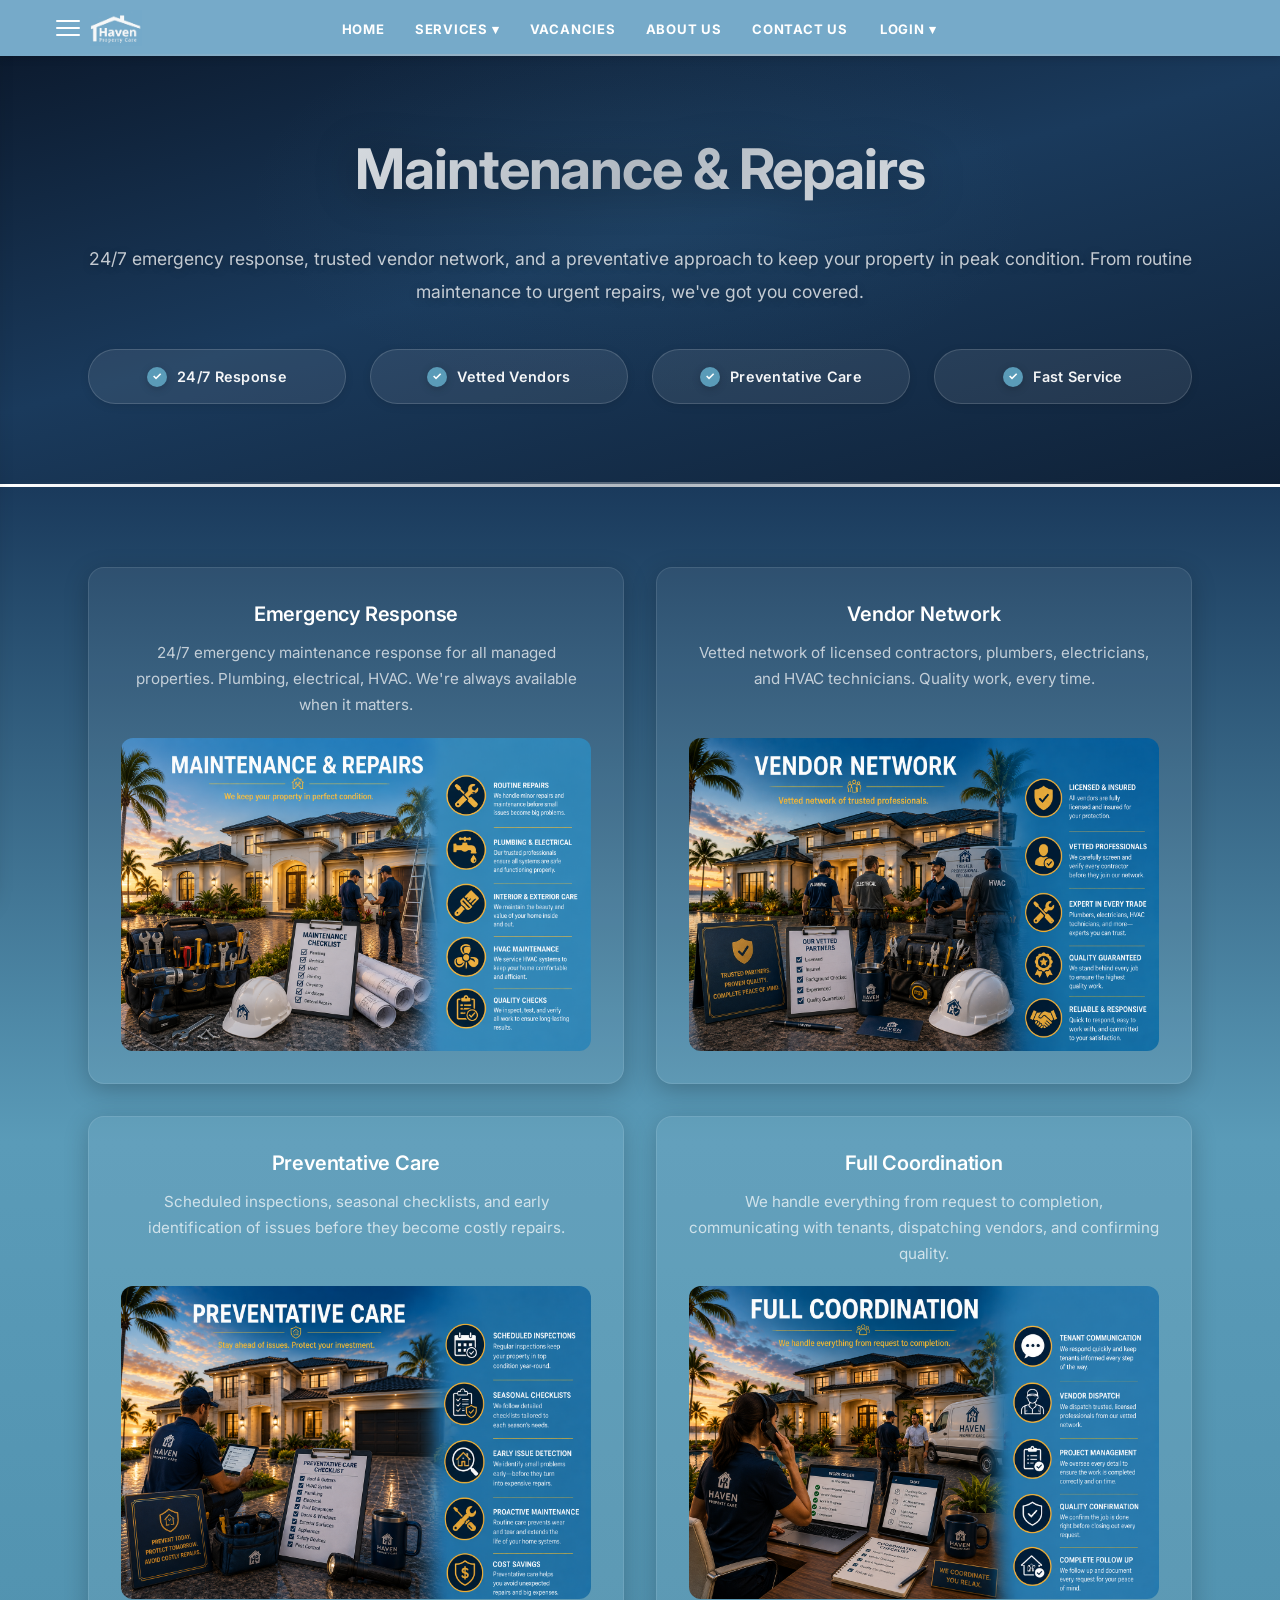
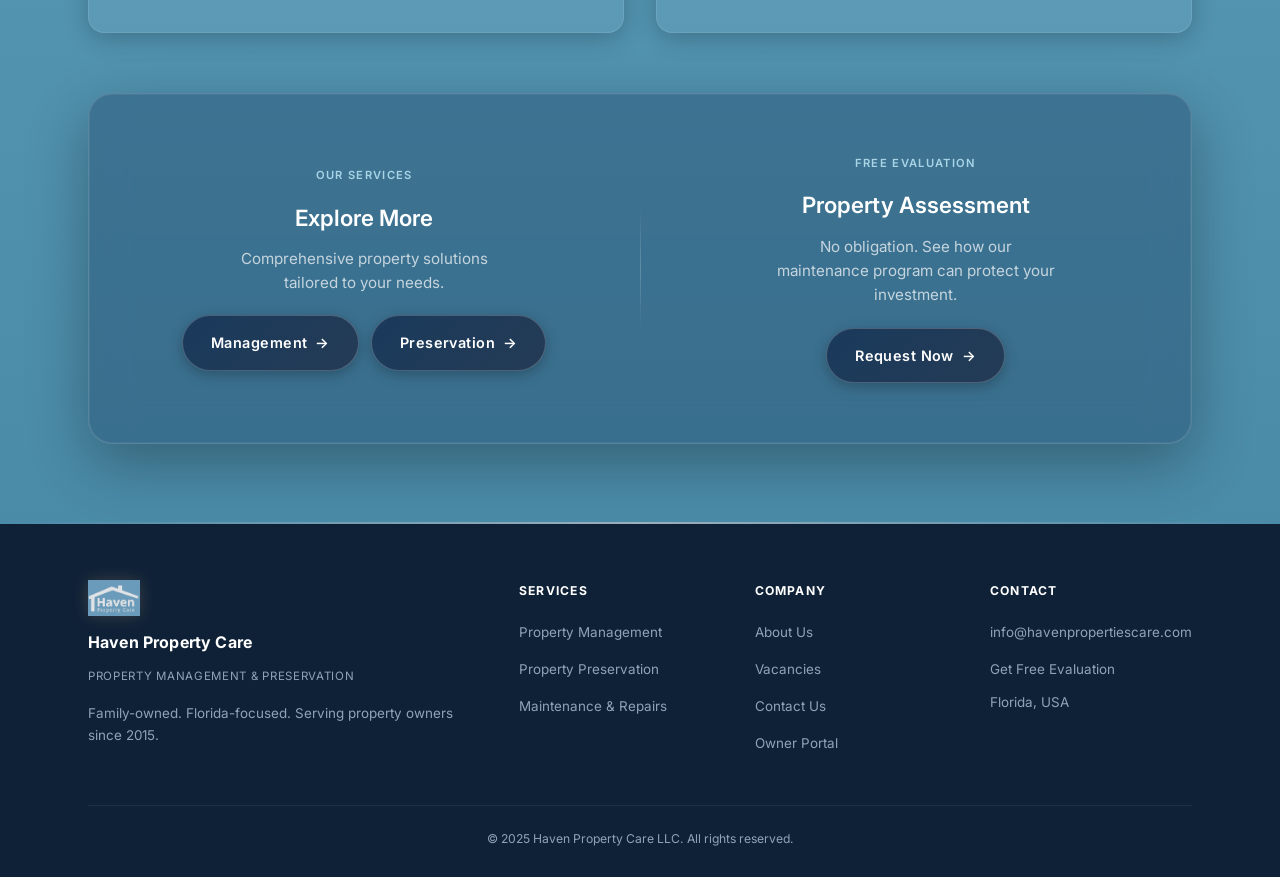
<file: services-maintenance.html>
<!DOCTYPE html>
<html lang="en">
<head>
  <meta charset="UTF-8" />
  <meta name="viewport" content="width=device-width, initial-scale=1.0" />
  <title>Maintenance &amp; Repairs | Haven Property Care</title>
  <meta name="description" content="24/7 emergency maintenance and repair coordination for Florida properties. Trusted local vendors, preventative care, and same-day response." />
  <link rel="preconnect" href="https://fonts.googleapis.com" />
  <link href="https://fonts.googleapis.com/css2?family=Inter:wght@400;500;600;700;800&display=swap" rel="stylesheet" />
  <link rel="stylesheet" href="styles.css?v=155" />
  <link rel="stylesheet" href="services-management.css?v=2" />
  <link rel="icon" type="image/png" href="images/logo.png" />
</head>
<body>

  <div class="top-bar">
    <div class="container">
      <span><a href="mailto:info@havenpropertiescare.com">info@havenpropertiescare.com</a></span>
      <span><a href="tel:+1">Call Us Today</a></span>
    </div>
  </div>

  <nav class="navbar">
    <div class="container">
      <button class="hamburger-btn" id="hamburgerBtn" aria-label="Toggle menu">
        <span></span><span></span><span></span>
      </button>
      <a href="index.html" class="nav-logo">
        <img src="images/logo.png" alt="Haven Property Care" />
      </a>
      <button class="nav-toggle" aria-label="Toggle menu">&#9776;</button>
      <ul class="nav-links" id="navLinks">
        <li><a href="index.html">Home</a></li>
        <li class="dropdown">
          <a href="index.html#services">Services ▾</a>
          <div class="dropdown-menu">
            <div class="dropdown-menu-inner">
              <a href="services-management.html">Property Management</a>
              <a href="services-preservation.html">Property Preservation</a>
              <a href="services-maintenance.html">Maintenance &amp; Repairs</a>
            </div>
          </div>
        </li>
        <li><a href="vacancies.html">Vacancies</a></li>
        <li><a href="about.html">About Us</a></li>
        <li><a href="contact.html">Contact Us</a></li>
        <li class="dropdown">
          <a href="#" class="nav-login">Login ▾</a>
          <div class="dropdown-menu">
            <div class="dropdown-menu-inner">
              <a href="https://havenpropertycarellc.appfolio.com/oportal/users/log_in" target="_blank">Owner Portal</a>
              <a href="https://account.appfolio.com/realms/foliospace/protocol/openid-connect/auth?client_id=client-72b0acb3-0ccc-4518-a3c7-ba3a3636017c&redirect_uri=https%3A%2F%2Fhavenpropertycarellc.appfolio.com%2Fconnect%2Fusers%2Foauth%2Fcallback&response_type=code&scope=openid+offline_access" target="_blank">Tenant Portal</a>
            </div>
          </div>
        </li>
      </ul>
    </div>
  </nav>

  <!-- HAMBURGER DRAWER -->
  <div class="hbg-overlay" id="hbgOverlay"></div>
  <div class="hbg-drawer" id="hbgDrawer">
    <button class="hbg-close" id="hbgClose">&#10005;</button>
    <nav class="hbg-nav">
      <a href="index.html">Home</a>
      <a href="services-management.html">Property Management</a>
      <a href="services-preservation.html">Property Preservation</a>
      <a href="services-maintenance.html">Maintenance &amp; Repairs</a>
      <a href="vacancies.html">Vacancies</a>
      <a href="about.html">About Us</a>
      <a href="contact.html">Contact Us</a>
      <div class="hbg-divider"></div>
      <a href="https://havenpropertycarellc.appfolio.com/oportal/users/log_in" target="_blank">Owner Portal</a>
      <a href="https://account.appfolio.com/realms/foliospace/protocol/openid-connect/auth?client_id=client-72b0acb3-0ccc-4518-a3c7-ba3a3636017c&redirect_uri=https%3A%2F%2Fhavenpropertycarellc.appfolio.com%2Fconnect%2Fusers%2Foauth%2Fcallback&response_type=code&scope=openid+offline_access" target="_blank">Tenant Portal</a>
    </nav>
  </div>

  <div class="page-hero dark-hero">
    <div class="container wide">
      <h1>Maintenance &amp; Repairs</h1>
      <p class="hero-wide-text">24/7 emergency response, trusted vendor network, and a preventative approach to keep your property in peak condition. From routine maintenance to urgent repairs, we've got you covered.</p>
      <div class="hero-pills">
        <div class="benefit-pill" data-benefit="emergency">
          <span class="benefit-icon">✓</span>
          <span class="benefit-text">24/7 Response</span>
        </div>
        <div class="benefit-pill" data-benefit="vendors">
          <span class="benefit-icon">✓</span>
          <span class="benefit-text">Vetted Vendors</span>
        </div>
        <div class="benefit-pill" data-benefit="prevent">
          <span class="benefit-icon">✓</span>
          <span class="benefit-text">Preventative Care</span>
        </div>
        <div class="benefit-pill" data-benefit="fast">
          <span class="benefit-icon">✓</span>
          <span class="benefit-text">Fast Service</span>
        </div>
      </div>
    </div>
  </div>

  <hr class="section-divider" />

  <section class="page-content light">
    <div class="container">
      <!-- Row 1 -->
      <div class="content-grid-2">
        <div class="service-card no-icon">
          <h3>Emergency Response</h3>
          <p>24/7 emergency maintenance response for all managed properties. Plumbing, electrical, HVAC. We're always available when it matters.</p>
          <img src="images/img-maintenance.png" alt="Emergency Response" loading="eager" />
        </div>

        <div class="service-card no-icon">
          <h3>Vendor Network</h3>
          <p>Vetted network of licensed contractors, plumbers, electricians, and HVAC technicians. Quality work, every time.</p>
          <img src="images/img-vendor-netwrok.png" alt="Vendor Network" loading="eager" />
        </div>
      </div>

      <!-- Row 2 -->
      <div class="content-grid-2">
        <div class="service-card no-icon">
          <h3>Preventative Care</h3>
          <p>Scheduled inspections, seasonal checklists, and early identification of issues before they become costly repairs.</p>
          <img src="images/img-preventative.png" alt="Preventative Care" loading="eager" />
        </div>

        <div class="service-card no-icon">
          <h3>Full Coordination</h3>
          <p>We handle everything from request to completion, communicating with tenants, dispatching vendors, and confirming quality.</p>
          <img src="images/img-full-coordination.png" alt="Full Coordination" loading="eager" />
        </div>
      </div>

      <!-- Premium CTA Band -->
      <div class="cta-band">
        <div class="cta-band-inner">
          <div class="cta-option">
            <span class="cta-label">Our Services</span>
            <h3>Explore More</h3>
            <p>Comprehensive property solutions tailored to your needs.</p>
            <div class="service-buttons">
              <a href="services-management.html" class="card-link">Management <span>→</span></a>
              <a href="services-preservation.html" class="card-link">Preservation <span>→</span></a>
            </div>
          </div>
          <div class="cta-divider"></div>
          <div class="cta-option">
            <span class="cta-label">Free Evaluation</span>
            <h3>Property Assessment</h3>
            <p>No obligation. See how our maintenance program can protect your investment.</p>
            <a href="contact.html" class="card-link">Request Now <span>→</span></a>
          </div>
        </div>
      </div>
    </div>
  </section>

  <footer>
    <div class="container">
      <div class="footer-grid">
        <div class="footer-brand">
          <img src="images/logo.png" alt="Haven Property Care" style="height:36px;width:auto;border-radius:0;margin-bottom:12px;" />
          <strong>Haven Property Care</strong>
          <span>Property Management &amp; Preservation</span>
          <p>Family-owned. Florida-focused. Serving property owners since 2015.</p>
        </div>
        <div>
          <h4>Services</h4>
          <ul>
            <li><a href="services-management.html">Property Management</a></li>
            <li><a href="services-preservation.html">Property Preservation</a></li>
            <li><a href="services-maintenance.html">Maintenance &amp; Repairs</a></li>
          </ul>
        </div>
        <div>
          <h4>Company</h4>
          <ul>
            <li><a href="about.html">About Us</a></li>
            <li><a href="vacancies.html">Vacancies</a></li>
            <li><a href="contact.html">Contact Us</a></li>
            <li><a href="https://havenpropertycarellc.appfolio.com/oportal/users/log_in" target="_blank">Owner Portal</a></li>
          </ul>
        </div>
        <div>
          <h4>Contact</h4>
          <ul>
            <li><a href="mailto:info@havenpropertiescare.com">info@havenpropertiescare.com</a></li>
            <li><a href="contact.html">Get Free Evaluation</a></li>
            <li style="color:#8fa3b8;font-size:0.84rem;">Florida, USA</li>
          </ul>
        </div>
      </div>
      <div class="footer-bottom">
        <p>&copy; 2025 Haven Property Care LLC. All rights reserved.</p>
      </div>
    </div>
  </footer>

  <!-- Mobile Bottom Navigation -->
  <nav class="mobile-bottom-nav" style="display:none;">
    <a href="index.html">Home</a>
    <a href="services-management.html">Manage</a>
    <a href="services-preservation.html">Preserve</a>
    <a href="services-maintenance.html" class="active">Repairs</a>
    <a href="vacancies.html">Vacancies</a>
    <a href="about.html">About</a>
    <a href="contact.html">Contact</a>
  </nav>

  <script>
    (function() {
      var btn = document.getElementById('hamburgerBtn');
      var drawer = document.getElementById('hbgDrawer');
      var overlay = document.getElementById('hbgOverlay');
      var close = document.getElementById('hbgClose');
      function openDrawer() { drawer.classList.add('open'); overlay.classList.add('open'); }
      function closeDrawer() { drawer.classList.remove('open'); overlay.classList.remove('open'); }
      if (btn) btn.addEventListener('click', openDrawer);
      if (close) close.addEventListener('click', closeDrawer);
      if (overlay) overlay.addEventListener('click', closeDrawer);
    })();
  </script>
  <script>
    document.addEventListener('DOMContentLoaded', function() {
      var dropdowns = document.querySelectorAll('.dropdown');
      dropdowns.forEach(function(dd) {
        var menu = dd.querySelector('.dropdown-menu');
        var t;
        var trigger = dd.querySelector('a');
        document.body.appendChild(menu);
        var isLogin = !!trigger.classList.contains('nav-login');
        function positionMenu() {
          var rect = trigger.getBoundingClientRect();
          menu.style.top = (rect.bottom + 12) + 'px';
          menu.style.minWidth = isLogin ? '160px' : '240px';
          if (rect.left + (isLogin ? 160 : 240) > window.innerWidth - 8) {
            menu.style.left = 'auto';
            menu.style.right = (window.innerWidth - rect.right) + 'px';
          } else {
            menu.style.left = rect.left + 'px';
            menu.style.right = 'auto';
          }
        }
        dd.addEventListener('mouseenter', function(e) {
          if (!dd.contains(e.relatedTarget)) { clearTimeout(t); positionMenu(); dd.classList.add('open'); menu.style.display = 'block'; }
        });
        dd.addEventListener('mouseleave', function(e) {
          clearTimeout(t); t = setTimeout(function() { dd.classList.remove('open'); menu.style.display = 'none'; }, 120);
        });
        menu.addEventListener('mouseenter', function() { clearTimeout(t); });
        menu.addEventListener('mouseleave', function() {
          clearTimeout(t); t = setTimeout(function() { dd.classList.remove('open'); menu.style.display = 'none'; }, 120);
        });
      });
    });
  </script>
</body>
</html>
</file>
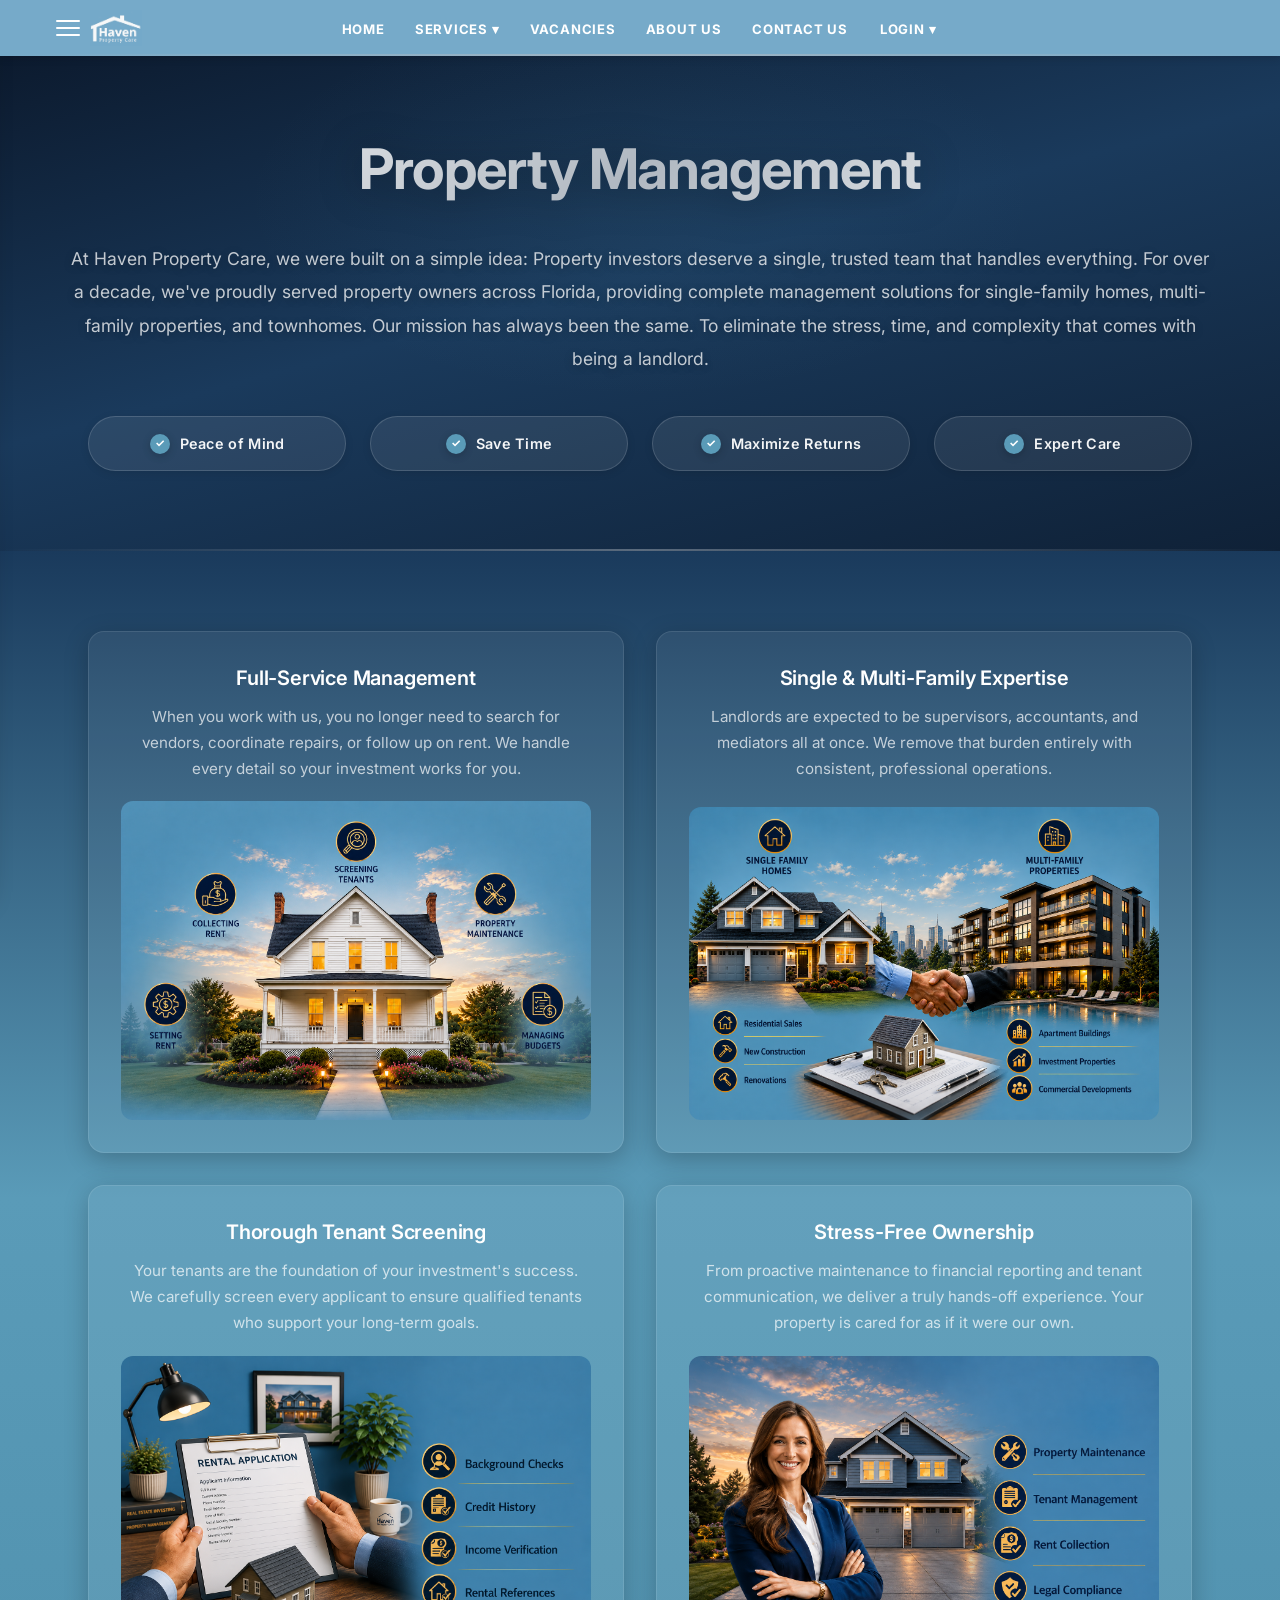
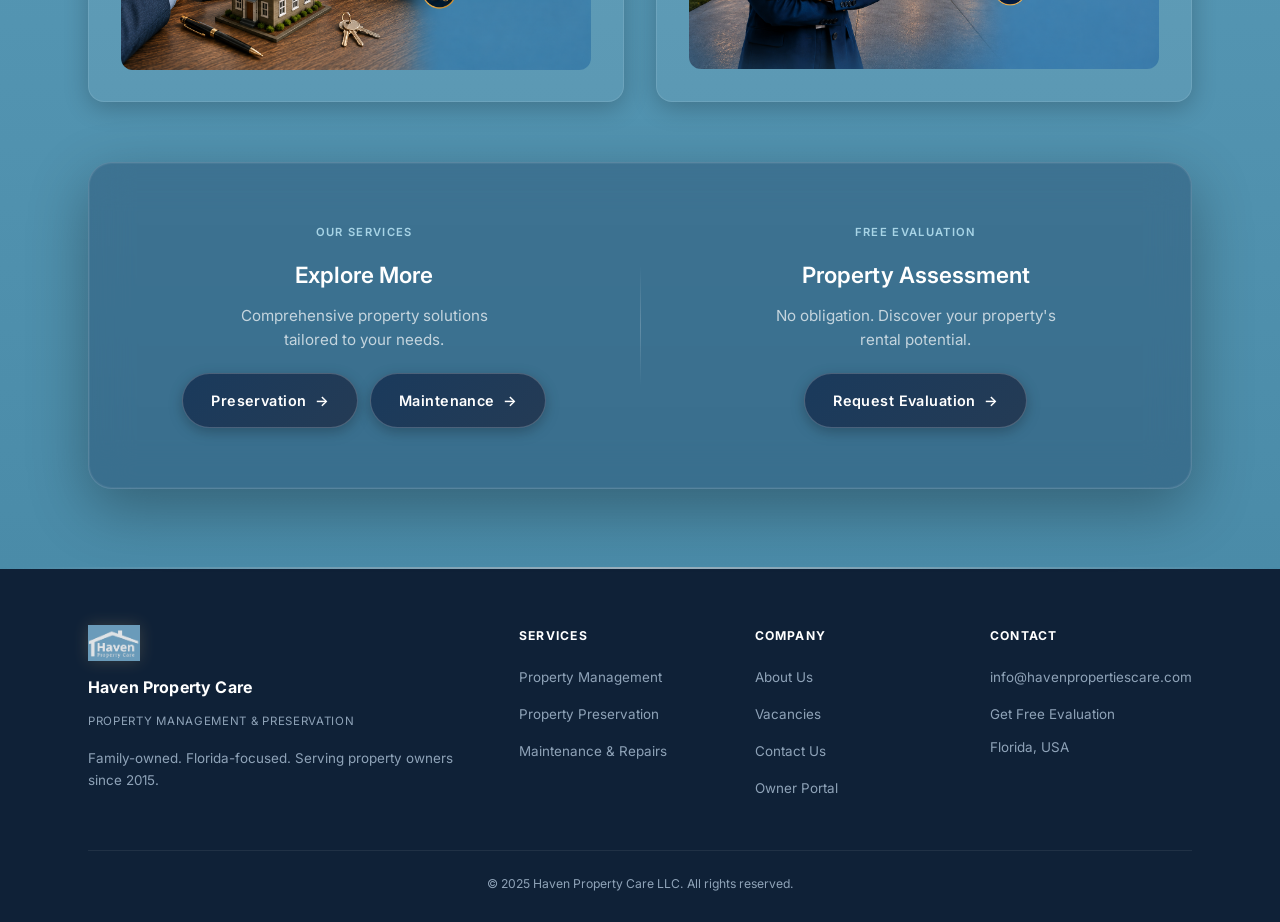
<file: services-management.html>
<!DOCTYPE html>
<html lang="en">
<head>
  <meta charset="UTF-8" />
  <meta name="viewport" content="width=device-width, initial-scale=1.0" />
  <title>Property Management | Haven Property Care</title>
  <meta name="description" content="Complete end-to-end property management services for Florida property owners. Single-family, multi-family, and townhome management." />
  <link rel="preconnect" href="https://fonts.googleapis.com" />
  <link href="https://fonts.googleapis.com/css2?family=Inter:wght@400;500;600;700;800&display=swap" rel="stylesheet" />
  <link rel="stylesheet" href="styles.css?v=155" />
  <link rel="stylesheet" href="services-management.css?v=2" />
  <link rel="icon" type="image/png" href="images/logo.png" />
</head>
<body>

  <div class="top-bar">
    <div class="container">
      <span><a href="mailto:info@havenpropertiescare.com">info@havenpropertiescare.com</a></span>
      <span><a href="tel:+1">Call Us Today</a></span>
    </div>
  </div>

  <nav class="navbar">
    <div class="container">
      <button class="hamburger-btn" id="hamburgerBtn" aria-label="Toggle menu">
        <span></span><span></span><span></span>
      </button>
      <a href="index.html" class="nav-logo">
        <img src="images/logo.png" alt="Haven Property Care" />
      </a>
      <button class="nav-toggle" aria-label="Toggle menu">&#9776;</button>
      <ul class="nav-links" id="navLinks">
        <li><a href="index.html">Home</a></li>
        <li class="dropdown">
          <a href="index.html#services">Services ▾</a>
          <div class="dropdown-menu">
            <div class="dropdown-menu-inner">
              <a href="services-management.html">Property Management</a>
              <a href="services-preservation.html">Property Preservation</a>
              <a href="services-maintenance.html">Maintenance &amp; Repairs</a>
            </div>
          </div>
        </li>
        <li><a href="vacancies.html">Vacancies</a></li>
        <li><a href="about.html">About Us</a></li>
        <li><a href="contact.html">Contact Us</a></li>
        <li class="dropdown">
          <a href="#" class="nav-login">Login ▾</a>
          <div class="dropdown-menu">
            <div class="dropdown-menu-inner">
              <a href="https://havenpropertycarellc.appfolio.com/oportal/users/log_in" target="_blank">Owner Portal</a>
              <a href="https://account.appfolio.com/realms/foliospace/protocol/openid-connect/auth?client_id=client-72b0acb3-0ccc-4518-a3c7-ba3a3636017c&redirect_uri=https%3A%2F%2Fhavenpropertycarellc.appfolio.com%2Fconnect%2Fusers%2Foauth%2Fcallback&response_type=code&scope=openid+offline_access" target="_blank">Tenant Portal</a>
            </div>
          </div>
        </li>
      </ul>
    </div>
  </nav>

  <!-- HAMBURGER DRAWER -->
  <div class="hbg-overlay" id="hbgOverlay"></div>
  <div class="hbg-drawer" id="hbgDrawer">
    <button class="hbg-close" id="hbgClose">&#10005;</button>
    <nav class="hbg-nav">
      <a href="index.html">Home</a>
      <a href="services-management.html">Property Management</a>
      <a href="services-preservation.html">Property Preservation</a>
      <a href="services-maintenance.html">Maintenance &amp; Repairs</a>
      <a href="vacancies.html">Vacancies</a>
      <a href="about.html">About Us</a>
      <a href="contact.html">Contact Us</a>
      <div class="hbg-divider"></div>
      <a href="https://havenpropertycarellc.appfolio.com/oportal/users/log_in" target="_blank">Owner Portal</a>
      <a href="https://account.appfolio.com/realms/foliospace/protocol/openid-connect/auth?client_id=client-72b0acb3-0ccc-4518-a3c7-ba3a3636017c&redirect_uri=https%3A%2F%2Fhavenpropertycarellc.appfolio.com%2Fconnect%2Fusers%2Foauth%2Fcallback&response_type=code&scope=openid+offline_access" target="_blank">Tenant Portal</a>
    </nav>
  </div>

  <div class="page-hero dark-hero">
    <div class="container wide">
      <h1>Property Management</h1>
      <p class="hero-wide-text">At Haven Property Care, we were built on a simple idea: Property investors deserve a single, trusted team that handles everything. For over a decade, we've proudly served property owners across Florida, providing complete management solutions for single-family homes, multi-family properties, and townhomes. Our mission has always been the same. To eliminate the stress, time, and complexity that comes with being a landlord.</p>
      <div class="hero-pills">
        <div class="benefit-pill" data-benefit="peace">
          <span class="benefit-icon">✓</span>
          <span class="benefit-text">Peace of Mind</span>
        </div>
        <div class="benefit-pill" data-benefit="time">
          <span class="benefit-icon">✓</span>
          <span class="benefit-text">Save Time</span>
        </div>
        <div class="benefit-pill" data-benefit="money">
          <span class="benefit-icon">✓</span>
          <span class="benefit-text">Maximize Returns</span>
        </div>
        <div class="benefit-pill" data-benefit="care">
          <span class="benefit-icon">✓</span>
          <span class="benefit-text">Expert Care</span>
        </div>
      </div>
    </div>
  </div>

  <section class="page-content light">
    <div class="container">
      <!-- Row 1 -->
      <div class="content-grid-2">
        <div class="service-card no-icon">
          <h3>Full-Service Management</h3>
          <p>When you work with us, you no longer need to search for vendors, coordinate repairs, or follow up on rent. We handle every detail so your investment works for you.</p>
          <img src="images/img-full-service.png" alt="Full Service Management" loading="eager" />
        </div>

        <div class="service-card no-icon">
          <h3>Single &amp; Multi-Family Expertise</h3>
          <p>Landlords are expected to be supervisors, accountants, and mediators all at once. We remove that burden entirely with consistent, professional operations.</p>
          <img src="images/img-management-diagram.png" alt="Property Management Services" loading="eager" />
        </div>
      </div>

      <!-- Row 2 -->
      <div class="content-grid-2">
        <div class="service-card no-icon">
          <h3>Thorough Tenant Screening</h3>
          <p>Your tenants are the foundation of your investment's success. We carefully screen every applicant to ensure qualified tenants who support your long-term goals.</p>
          <img src="images/img-tenant-screening.png" alt="Thorough Tenant Screening" loading="eager" />
        </div>

        <div class="service-card no-icon">
          <h3>Stress-Free Ownership</h3>
          <p>From proactive maintenance to financial reporting and tenant communication, we deliver a truly hands-off experience. Your property is cared for as if it were our own.</p>
          <img src="images/img-stress-free.png" alt="Stress-Free Ownership" loading="eager" />
        </div>
      </div>

      <!-- Premium CTA Band -->
      <div class="cta-band">
        <div class="cta-band-inner">
          <div class="cta-option">
            <span class="cta-label">Our Services</span>
            <h3>Explore More</h3>
            <p>Comprehensive property solutions tailored to your needs.</p>
            <div class="service-buttons">
              <a href="services-preservation.html" class="card-link">Preservation <span>→</span></a>
              <a href="services-maintenance.html" class="card-link">Maintenance <span>→</span></a>
            </div>
          </div>
          <div class="cta-divider"></div>
          <div class="cta-option">
            <span class="cta-label">Free Evaluation</span>
            <h3>Property Assessment</h3>
            <p>No obligation. Discover your property's rental potential.</p>
            <a href="contact.html" class="card-link">Request Evaluation <span>→</span></a>
          </div>
        </div>
      </div>
    </div>
  </section>

  <footer>
    <div class="container">
      <div class="footer-grid">
        <div class="footer-brand">
          <img src="images/logo.png" alt="Haven Property Care" style="height:36px;width:auto;border-radius:0;margin-bottom:12px;" />
          <strong>Haven Property Care</strong>
          <span>Property Management &amp; Preservation</span>
          <p>Family-owned. Florida-focused. Serving property owners since 2015.</p>
        </div>
        <div>
          <h4>Services</h4>
          <ul>
            <li><a href="services-management.html">Property Management</a></li>
            <li><a href="services-preservation.html">Property Preservation</a></li>
            <li><a href="services-maintenance.html">Maintenance &amp; Repairs</a></li>
          </ul>
        </div>
        <div>
          <h4>Company</h4>
          <ul>
            <li><a href="about.html">About Us</a></li>
            <li><a href="vacancies.html">Vacancies</a></li>
            <li><a href="contact.html">Contact Us</a></li>
            <li><a href="https://havenpropertycarellc.appfolio.com/oportal/users/log_in" target="_blank">Owner Portal</a></li>
          </ul>
        </div>
        <div>
          <h4>Contact</h4>
          <ul>
            <li><a href="mailto:info@havenpropertiescare.com">info@havenpropertiescare.com</a></li>
            <li><a href="contact.html">Get Free Evaluation</a></li>
            <li style="color:#8fa3b8;font-size:0.84rem;">Florida, USA</li>
          </ul>
        </div>
      </div>
      <div class="footer-bottom">
        <p>&copy; 2025 Haven Property Care LLC. All rights reserved.</p>
      </div>
    </div>
  </footer>

  <!-- Mobile Bottom Navigation -->
  <nav class="mobile-bottom-nav" style="display:none;">
    <a href="index.html">Home</a>
    <a href="services-management.html" class="active">Manage</a>
    <a href="services-preservation.html">Preserve</a>
    <a href="services-maintenance.html">Repairs</a>
    <a href="vacancies.html">Vacancies</a>
    <a href="about.html">About</a>
    <a href="contact.html">Contact</a>
  </nav>

  <script>
    (function() {
      var btn = document.getElementById('hamburgerBtn');
      var drawer = document.getElementById('hbgDrawer');
      var overlay = document.getElementById('hbgOverlay');
      var close = document.getElementById('hbgClose');
      function openDrawer() { drawer.classList.add('open'); overlay.classList.add('open'); }
      function closeDrawer() { drawer.classList.remove('open'); overlay.classList.remove('open'); }
      if (btn) btn.addEventListener('click', openDrawer);
      if (close) close.addEventListener('click', closeDrawer);
      if (overlay) overlay.addEventListener('click', closeDrawer);
    })();
  </script>
  <script>
    document.addEventListener('DOMContentLoaded', function() {
      var dropdowns = document.querySelectorAll('.dropdown');
      dropdowns.forEach(function(dd) {
        var menu = dd.querySelector('.dropdown-menu');
        var t;
        var trigger = dd.querySelector('a');
        document.body.appendChild(menu);
        var isLogin = !!trigger.classList.contains('nav-login');
        function positionMenu() {
          var rect = trigger.getBoundingClientRect();
          menu.style.top = (rect.bottom + 12) + 'px';
          menu.style.minWidth = isLogin ? '160px' : '240px';
          if (rect.left + (isLogin ? 160 : 240) > window.innerWidth - 8) {
            menu.style.left = 'auto';
            menu.style.right = (window.innerWidth - rect.right) + 'px';
          } else {
            menu.style.left = rect.left + 'px';
            menu.style.right = 'auto';
          }
        }
        dd.addEventListener('mouseenter', function(e) {
          if (!dd.contains(e.relatedTarget)) { clearTimeout(t); positionMenu(); dd.classList.add('open'); menu.style.display = 'block'; }
        });
        dd.addEventListener('mouseleave', function(e) {
          clearTimeout(t); t = setTimeout(function() { dd.classList.remove('open'); menu.style.display = 'none'; }, 120);
        });
        menu.addEventListener('mouseenter', function() { clearTimeout(t); });
        menu.addEventListener('mouseleave', function() {
          clearTimeout(t); t = setTimeout(function() { dd.classList.remove('open'); menu.style.display = 'none'; }, 120);
        });
      });
    });
  </script>
</body>
</html>
</file>
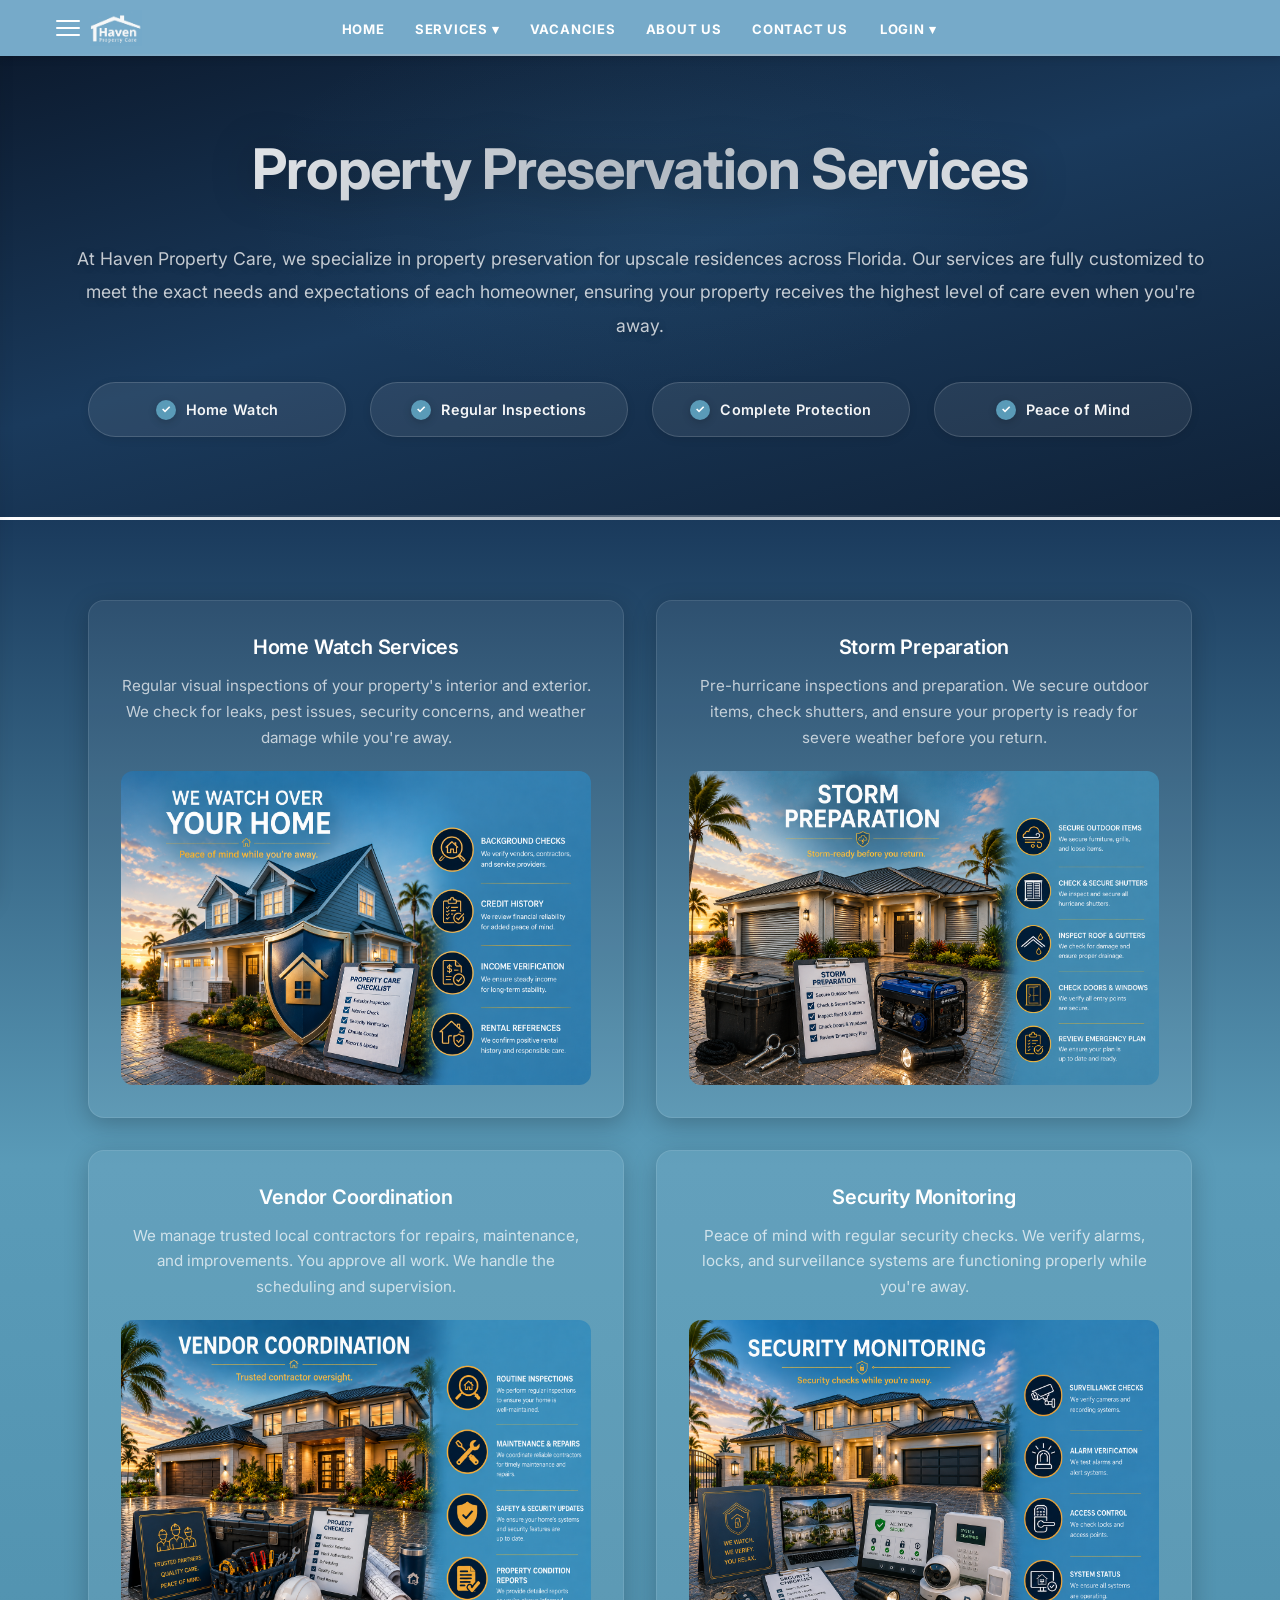
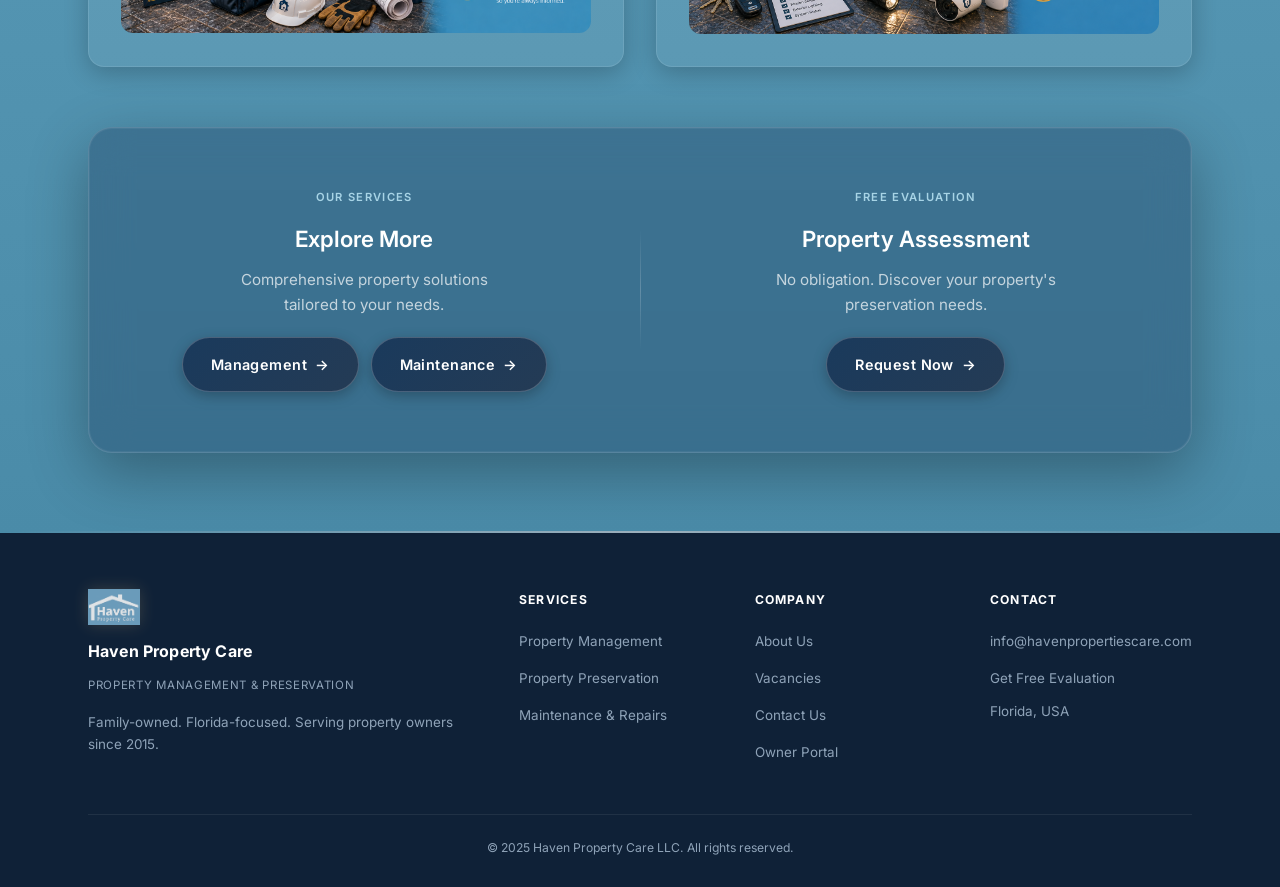
<file: services-preservation.html>
<!DOCTYPE html>
<html lang="en">
<head>
  <meta charset="UTF-8" />
  <meta name="viewport" content="width=device-width, initial-scale=1.0" />
  <title>Property Preservation | Haven Property Care</title>
  <meta name="description" content="Premium property preservation services for upscale Florida residences. We protect, maintain, and manage your home with precision ,  even when you're away." />
  <link rel="preconnect" href="https://fonts.googleapis.com" />
  <link href="https://fonts.googleapis.com/css2?family=Inter:wght@400;500;600;700;800&display=swap" rel="stylesheet" />
  <link rel="stylesheet" href="styles.css?v=155" />
  <link rel="stylesheet" href="services-management.css?v=2" />
  <link rel="icon" type="image/png" href="images/logo.png" />
</head>
<body>

  <div class="top-bar">
    <div class="container">
      <span><a href="mailto:info@havenpropertiescare.com">info@havenpropertiescare.com</a></span>
      <span><a href="tel:+1">Call Us Today</a></span>
    </div>
  </div>

  <nav class="navbar">
    <div class="container">
      <button class="hamburger-btn" id="hamburgerBtn" aria-label="Toggle menu">
        <span></span><span></span><span></span>
      </button>
      <a href="index.html" class="nav-logo">
        <img src="images/logo.png" alt="Haven Property Care" />
      </a>
      <button class="nav-toggle" aria-label="Toggle menu">&#9776;</button>
      <ul class="nav-links" id="navLinks">
        <li><a href="index.html">Home</a></li>
        <li class="dropdown">
          <a href="index.html#services">Services ▾</a>
          <div class="dropdown-menu">
            <div class="dropdown-menu-inner">
              <a href="services-management.html">Property Management</a>
              <a href="services-preservation.html">Property Preservation</a>
              <a href="services-maintenance.html">Maintenance &amp; Repairs</a>
            </div>
          </div>
        </li>
        <li><a href="vacancies.html">Vacancies</a></li>
        <li><a href="about.html">About Us</a></li>
        <li><a href="contact.html">Contact Us</a></li>
        <li class="dropdown">
          <a href="#" class="nav-login">Login ▾</a>
          <div class="dropdown-menu">
            <div class="dropdown-menu-inner">
              <a href="https://havenpropertycarellc.appfolio.com/oportal/users/log_in" target="_blank">Owner Portal</a>
              <a href="https://account.appfolio.com/realms/foliospace/protocol/openid-connect/auth?client_id=client-72b0acb3-0ccc-4518-a3c7-ba3a3636017c&redirect_uri=https%3A%2F%2Fhavenpropertycarellc.appfolio.com%2Fconnect%2Fusers%2Foauth%2Fcallback&response_type=code&scope=openid+offline_access" target="_blank">Tenant Portal</a>
            </div>
          </div>
        </li>
      </ul>
    </div>
  </nav>

  <!-- HAMBURGER DRAWER -->
  <div class="hbg-overlay" id="hbgOverlay"></div>
  <div class="hbg-drawer" id="hbgDrawer">
    <button class="hbg-close" id="hbgClose">&#10005;</button>
    <nav class="hbg-nav">
      <a href="index.html">Home</a>
      <a href="services-management.html">Property Management</a>
      <a href="services-preservation.html">Property Preservation</a>
      <a href="services-maintenance.html">Maintenance &amp; Repairs</a>
      <a href="vacancies.html">Vacancies</a>
      <a href="about.html">About Us</a>
      <a href="contact.html">Contact Us</a>
      <div class="hbg-divider"></div>
      <a href="https://havenpropertycarellc.appfolio.com/oportal/users/log_in" target="_blank">Owner Portal</a>
      <a href="https://account.appfolio.com/realms/foliospace/protocol/openid-connect/auth?client_id=client-72b0acb3-0ccc-4518-a3c7-ba3a3636017c&redirect_uri=https%3A%2F%2Fhavenpropertycarellc.appfolio.com%2Fconnect%2Fusers%2Foauth%2Fcallback&response_type=code&scope=openid+offline_access" target="_blank">Tenant Portal</a>
    </nav>
  </div>

  <div class="page-hero dark-hero">
    <div class="container wide">
      <h1>Property Preservation Services</h1>
      <p class="hero-wide-text">At Haven Property Care, we specialize in property preservation for upscale residences across Florida. Our services are fully customized to meet the exact needs and expectations of each homeowner, ensuring your property receives the highest level of care even when you're away.</p>
      <div class="hero-pills">
        <div class="benefit-pill" data-benefit="watch">
          <span class="benefit-icon">✓</span>
          <span class="benefit-text">Home Watch</span>
        </div>
        <div class="benefit-pill" data-benefit="inspect">
          <span class="benefit-icon">✓</span>
          <span class="benefit-text">Regular Inspections</span>
        </div>
        <div class="benefit-pill" data-benefit="protect">
          <span class="benefit-icon">✓</span>
          <span class="benefit-text">Complete Protection</span>
        </div>
        <div class="benefit-pill" data-benefit="peace">
          <span class="benefit-icon">✓</span>
          <span class="benefit-text">Peace of Mind</span>
        </div>
      </div>
    </div>
  </div>

  <hr class="section-divider" />

  <section class="page-content light">
    <div class="container">
      <!-- Row 1 -->
      <div class="content-grid-2">
        <div class="service-card no-icon">
          <h3>Home Watch Services</h3>
          <p>Regular visual inspections of your property's interior and exterior. We check for leaks, pest issues, security concerns, and weather damage while you're away.</p>
          <img src="images/img-preservation.png" alt="Home Watch Services" loading="eager" />
        </div>

        <div class="service-card no-icon">
          <h3>Storm Preparation</h3>
          <p>Pre-hurricane inspections and preparation. We secure outdoor items, check shutters, and ensure your property is ready for severe weather before you return.</p>
          <img src="images/img-storm-preperation.png" alt="Storm Preparation" loading="eager" />
        </div>
      </div>

      <!-- Row 2 -->
      <div class="content-grid-2">
        <div class="service-card no-icon">
          <h3>Vendor Coordination</h3>
          <p>We manage trusted local contractors for repairs, maintenance, and improvements. You approve all work. We handle the scheduling and supervision.</p>
          <img src="images/img-inspections.png" alt="Vendor Coordination" loading="eager" />
        </div>

        <div class="service-card no-icon">
          <h3>Security Monitoring</h3>
          <p>Peace of mind with regular security checks. We verify alarms, locks, and surveillance systems are functioning properly while you're away.</p>
          <img src="images/img-security.png" alt="Security Monitoring" loading="eager" />
        </div>
      </div>

      <!-- Premium CTA Band -->
      <div class="cta-band">
        <div class="cta-band-inner">
          <div class="cta-option">
            <span class="cta-label">Our Services</span>
            <h3>Explore More</h3>
            <p>Comprehensive property solutions tailored to your needs.</p>
            <div class="service-buttons">
              <a href="services-management.html" class="card-link">Management <span>→</span></a>
              <a href="services-maintenance.html" class="card-link">Maintenance <span>→</span></a>
            </div>
          </div>
          <div class="cta-divider"></div>
          <div class="cta-option">
            <span class="cta-label">Free Evaluation</span>
            <h3>Property Assessment</h3>
            <p>No obligation. Discover your property's preservation needs.</p>
            <a href="contact.html" class="card-link">Request Now <span>→</span></a>
          </div>
        </div>
      </div>
    </div>
  </section>

  <footer>
    <div class="container">
      <div class="footer-grid">
        <div class="footer-brand">
          <img src="images/logo.png" alt="Haven Property Care" style="height:36px;width:auto;border-radius:0;margin-bottom:12px;" />
          <strong>Haven Property Care</strong>
          <span>Property Management &amp; Preservation</span>
          <p>Family-owned. Florida-focused. Serving property owners since 2015.</p>
        </div>
        <div>
          <h4>Services</h4>
          <ul>
            <li><a href="services-management.html">Property Management</a></li>
            <li><a href="services-preservation.html">Property Preservation</a></li>
            <li><a href="services-maintenance.html">Maintenance &amp; Repairs</a></li>
          </ul>
        </div>
        <div>
          <h4>Company</h4>
          <ul>
            <li><a href="about.html">About Us</a></li>
            <li><a href="vacancies.html">Vacancies</a></li>
            <li><a href="contact.html">Contact Us</a></li>
            <li><a href="https://havenpropertycarellc.appfolio.com/oportal/users/log_in" target="_blank">Owner Portal</a></li>
          </ul>
        </div>
        <div>
          <h4>Contact</h4>
          <ul>
            <li><a href="mailto:info@havenpropertiescare.com">info@havenpropertiescare.com</a></li>
            <li><a href="contact.html">Get Free Evaluation</a></li>
            <li style="color:#8fa3b8;font-size:0.84rem;">Florida, USA</li>
          </ul>
        </div>
      </div>
      <div class="footer-bottom">
        <p>&copy; 2025 Haven Property Care LLC. All rights reserved.</p>
      </div>
    </div>
  </footer>

  <!-- Mobile Bottom Navigation -->
  <nav class="mobile-bottom-nav" style="display:none;">
    <a href="index.html">Home</a>
    <a href="services-management.html">Manage</a>
    <a href="services-preservation.html" class="active">Preserve</a>
    <a href="services-maintenance.html">Repairs</a>
    <a href="vacancies.html">Vacancies</a>
    <a href="about.html">About</a>
    <a href="contact.html">Contact</a>
  </nav>

  <script>
    (function() {
      var btn = document.getElementById('hamburgerBtn');
      var drawer = document.getElementById('hbgDrawer');
      var overlay = document.getElementById('hbgOverlay');
      var close = document.getElementById('hbgClose');
      function openDrawer() { drawer.classList.add('open'); overlay.classList.add('open'); }
      function closeDrawer() { drawer.classList.remove('open'); overlay.classList.remove('open'); }
      if (btn) btn.addEventListener('click', openDrawer);
      if (close) close.addEventListener('click', closeDrawer);
      if (overlay) overlay.addEventListener('click', closeDrawer);
    })();
  </script>
  <script>
    document.addEventListener('DOMContentLoaded', function() {
      var dropdowns = document.querySelectorAll('.dropdown');
      dropdowns.forEach(function(dd) {
        var menu = dd.querySelector('.dropdown-menu');
        var t;
        var trigger = dd.querySelector('a');
        document.body.appendChild(menu);
        var isLogin = !!trigger.classList.contains('nav-login');
        function positionMenu() {
          var rect = trigger.getBoundingClientRect();
          menu.style.top = (rect.bottom + 12) + 'px';
          menu.style.minWidth = isLogin ? '160px' : '240px';
          if (rect.left + (isLogin ? 160 : 240) > window.innerWidth - 8) {
            menu.style.left = 'auto';
            menu.style.right = (window.innerWidth - rect.right) + 'px';
          } else {
            menu.style.left = rect.left + 'px';
            menu.style.right = 'auto';
          }
        }
        dd.addEventListener('mouseenter', function(e) {
          if (!dd.contains(e.relatedTarget)) { clearTimeout(t); positionMenu(); dd.classList.add('open'); menu.style.display = 'block'; }
        });
        dd.addEventListener('mouseleave', function(e) {
          clearTimeout(t); t = setTimeout(function() { dd.classList.remove('open'); menu.style.display = 'none'; }, 120);
        });
        menu.addEventListener('mouseenter', function() { clearTimeout(t); });
        menu.addEventListener('mouseleave', function() {
          clearTimeout(t); t = setTimeout(function() { dd.classList.remove('open'); menu.style.display = 'none'; }, 120);
        });
      });
    });
  </script>
</body>
</html>
</file>
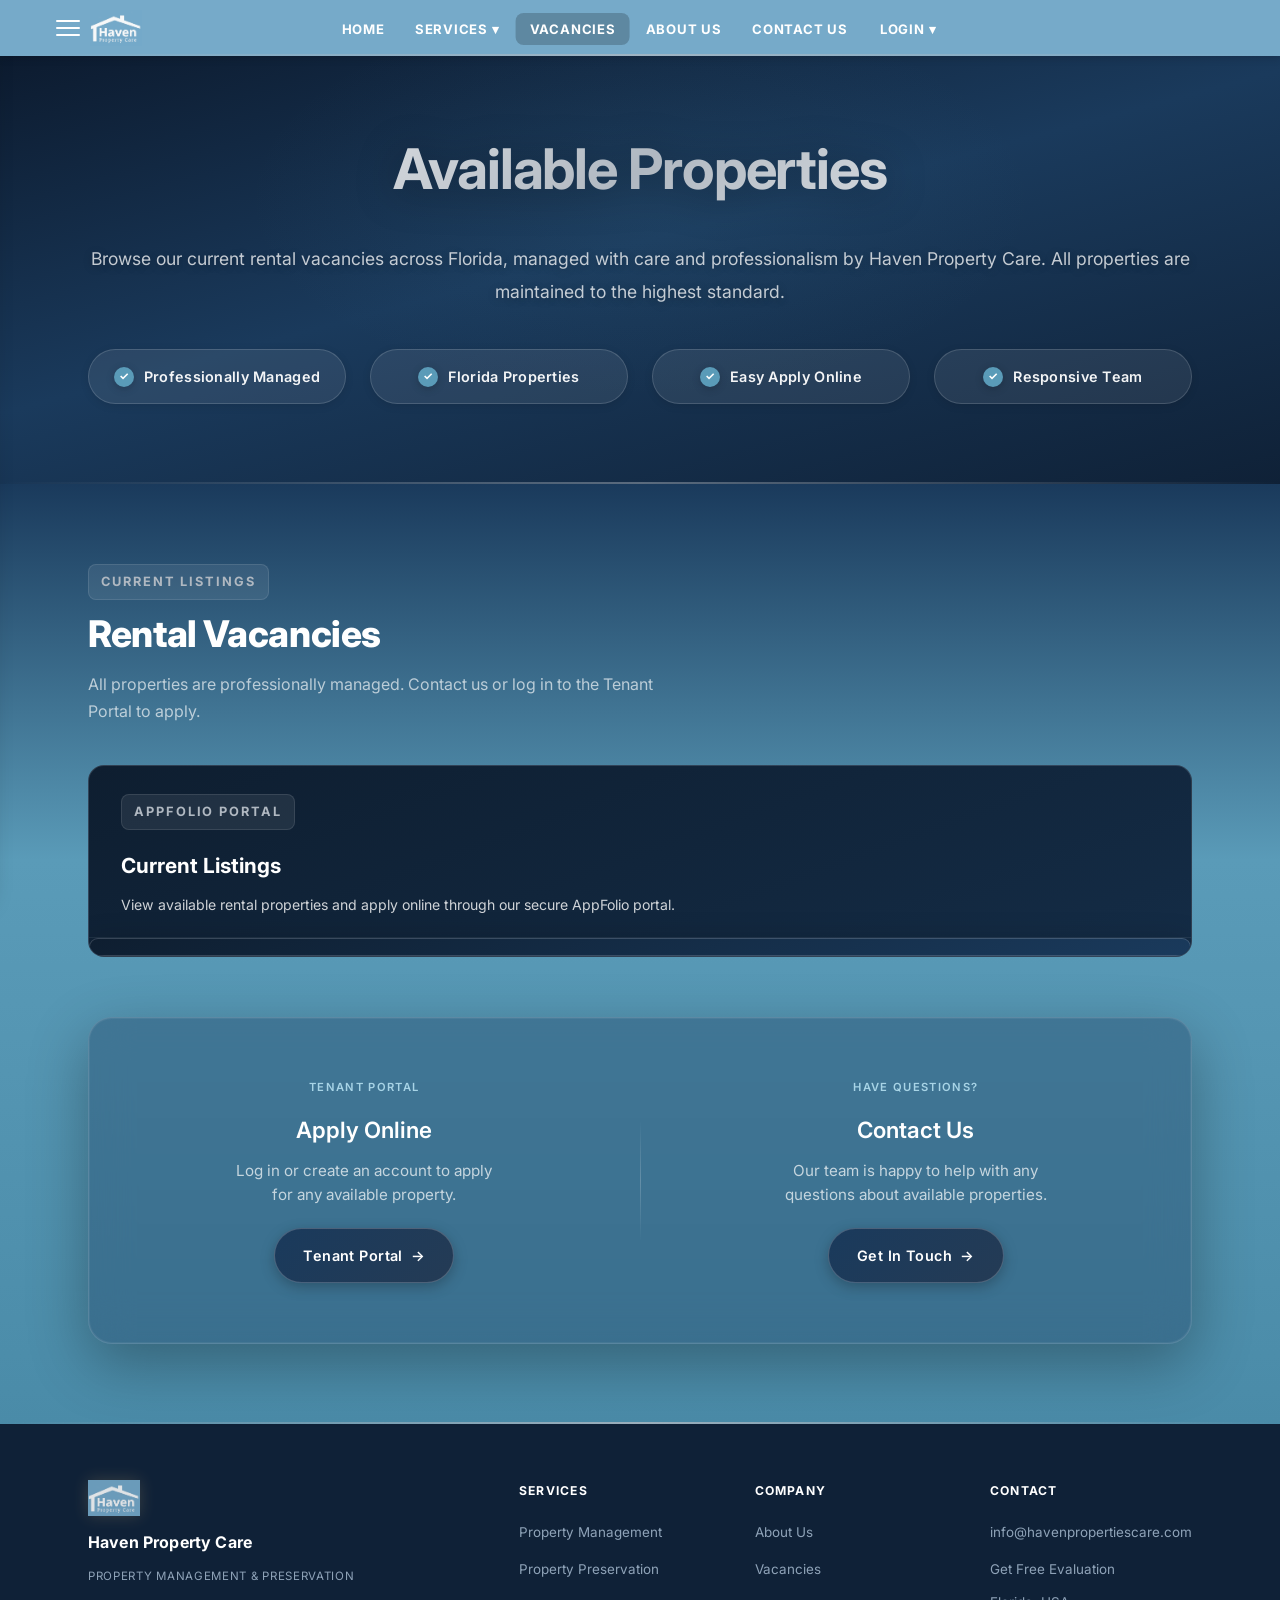
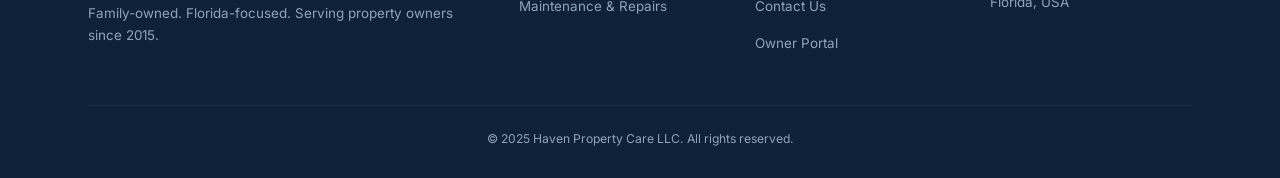
<file: vacancies.html>
<!DOCTYPE html>
<html lang="en">
<head>
  <meta charset="UTF-8" />
  <meta name="viewport" content="width=device-width, initial-scale=1.0" />
  <title>Vacancies | Haven Property Care</title>
  <meta name="description" content="Browse available rental properties managed by Haven Property Care across Florida." />
  <link rel="preconnect" href="https://fonts.googleapis.com" />
  <link href="https://fonts.googleapis.com/css2?family=Inter:wght@400;500;600;700;800&display=swap" rel="stylesheet" />
  <link rel="stylesheet" href="styles.css?v=155" />
  <link rel="stylesheet" href="services-management.css?v=2" />
  <link rel="icon" type="image/png" href="images/logo.png" />
</head>
<body>

  <div class="top-bar">
    <div class="container">
      <span><a href="mailto:info@havenpropertiescare.com">info@havenpropertiescare.com</a></span>
      <span><a href="tel:+1">Call Us Today</a></span>
    </div>
  </div>

  <nav class="navbar">
    <div class="container">
      <button class="hamburger-btn" id="hamburgerBtn" aria-label="Toggle menu">
        <span></span><span></span><span></span>
      </button>
      <a href="index.html" class="nav-logo">
        <img src="images/logo.png" alt="Haven Property Care" />
      </a>
      <button class="nav-toggle" aria-label="Toggle menu">&#9776;</button>
      <ul class="nav-links" id="navLinks">
        <li><a href="index.html">Home</a></li>
        <li class="dropdown">
          <a href="index.html#services">Services ▾</a>
          <div class="dropdown-menu">
            <div class="dropdown-menu-inner">
              <a href="services-management.html">Property Management</a>
              <a href="services-preservation.html">Property Preservation</a>
              <a href="services-maintenance.html">Maintenance &amp; Repairs</a>
            </div>
          </div>
        </li>
        <li><a href="vacancies.html" class="active">Vacancies</a></li>
        <li><a href="about.html">About Us</a></li>
        <li><a href="contact.html">Contact Us</a></li>
        <li class="dropdown">
          <a href="#" class="nav-login">Login ▾</a>
          <div class="dropdown-menu">
            <div class="dropdown-menu-inner">
              <a href="https://havenpropertycarellc.appfolio.com/oportal/users/log_in" target="_blank">Owner Portal</a>
              <a href="https://account.appfolio.com/realms/foliospace/protocol/openid-connect/auth?client_id=client-72b0acb3-0ccc-4518-a3c7-ba3a3636017c&redirect_uri=https%3A%2F%2Fhavenpropertycarellc.appfolio.com%2Fconnect%2Fusers%2Foauth%2Fcallback&response_type=code&scope=openid+offline_access" target="_blank">Tenant Portal</a>
            </div>
          </div>
        </li>
      </ul>
    </div>
  </nav>

  <!-- HAMBURGER DRAWER -->
  <div class="hbg-overlay" id="hbgOverlay"></div>
  <div class="hbg-drawer" id="hbgDrawer">
    <button class="hbg-close" id="hbgClose">&#10005;</button>
    <nav class="hbg-nav">
      <a href="index.html">Home</a>
      <a href="services-management.html">Property Management</a>
      <a href="services-preservation.html">Property Preservation</a>
      <a href="services-maintenance.html">Maintenance &amp; Repairs</a>
      <a href="vacancies.html">Vacancies</a>
      <a href="about.html">About Us</a>
      <a href="contact.html">Contact Us</a>
      <div class="hbg-divider"></div>
      <a href="https://havenpropertycarellc.appfolio.com/oportal/users/log_in" target="_blank">Owner Portal</a>
      <a href="https://account.appfolio.com/realms/foliospace/protocol/openid-connect/auth?client_id=client-72b0acb3-0ccc-4518-a3c7-ba3a3636017c&redirect_uri=https%3A%2F%2Fhavenpropertycarellc.appfolio.com%2Fconnect%2Fusers%2Foauth%2Fcallback&response_type=code&scope=openid+offline_access" target="_blank">Tenant Portal</a>
    </nav>
  </div>

  <div class="page-hero dark-hero">
    <div class="container wide">
      <h1>Available Properties</h1>
      <p class="hero-wide-text">Browse our current rental vacancies across Florida, managed with care and professionalism by Haven Property Care. All properties are maintained to the highest standard.</p>
      <div class="hero-pills">
        <div class="benefit-pill">
          <span class="benefit-icon">&#10003;</span>
          <span class="benefit-text">Professionally Managed</span>
        </div>
        <div class="benefit-pill">
          <span class="benefit-icon">&#10003;</span>
          <span class="benefit-text">Florida Properties</span>
        </div>
        <div class="benefit-pill">
          <span class="benefit-icon">&#10003;</span>
          <span class="benefit-text">Easy Apply Online</span>
        </div>
        <div class="benefit-pill">
          <span class="benefit-icon">&#10003;</span>
          <span class="benefit-text">Responsive Team</span>
        </div>
      </div>
    </div>
  </div>

  <section class="page-content light">
    <div class="container">
      <p class="section-label">Current Listings</p>
      <h2 class="section-title">Rental Vacancies</h2>
      <p class="section-sub">All properties are professionally managed. Contact us or log in to the Tenant Portal to apply.</p>

      <!-- AppFolio Live Listings Widget -->
      <div class="listings-portal-wrap">
        <div class="listings-portal-header">
          <span class="section-label">AppFolio Portal</span>
          <h3>Current Listings</h3>
          <p>View available rental properties and apply online through our secure AppFolio portal.</p>
        </div>
        <div class="listings-widget-container">
          <script type='text/javascript' charset='utf-8'>
            document.write(unescape("%3Cscript src='" + (('https:' == document.location.protocol) ? 'https:' : 'http:') + "//havenpropertycarellc.appfolio.com/javascripts/listing.js' type='text/javascript'%3E%3C/script%3E"));
          </script>
          <script type='text/javascript' charset='utf-8'>
            Appfolio.Listing({
              hostUrl: 'havenpropertycarellc.appfolio.com',
              themeColor: '#1a3a5c',
              height: '700px',
              width: '100%',
              defaultOrder: 'date_posted'
            });
          </script>
        </div>
        <div class="listings-empty-state">
          <p class="listings-empty-icon">&#127968;</p>
          <h4>No Current Vacancies</h4>
          <p>Check back soon or contact us for upcoming availability.</p>
          <a href="contact.html" class="btn btn-gold" style="margin-top:16px;">Contact Us</a>
        </div>
      </div>

      <!-- CTA Band -->
      <div class="cta-band">
        <div class="cta-band-inner">
          <div class="cta-option">
            <span class="cta-label">Tenant Portal</span>
            <h3>Apply Online</h3>
            <p>Log in or create an account to apply for any available property.</p>
            <a href="https://account.appfolio.com/realms/foliospace/protocol/openid-connect/auth?client_id=client-72b0acb3-0ccc-4518-a3c7-ba3a3636017c&redirect_uri=https%3A%2F%2Fhavenpropertycarellc.appfolio.com%2Fconnect%2Fusers%2Foauth%2Fcallback&response_type=code&scope=openid+offline_access" target="_blank" class="card-link">Tenant Portal <span>&#8594;</span></a>
          </div>
          <div class="cta-divider"></div>
          <div class="cta-option">
            <span class="cta-label">Have Questions?</span>
            <h3>Contact Us</h3>
            <p>Our team is happy to help with any questions about available properties.</p>
            <a href="contact.html" class="card-link">Get In Touch <span>&#8594;</span></a>
          </div>
        </div>
      </div>
    </div>
  </section>

  <footer>
    <div class="container">
      <div class="footer-grid">
        <div class="footer-brand">
          <img src="images/logo.png" alt="Haven Property Care" style="height:36px;width:auto;border-radius:0;margin-bottom:12px;" />
          <strong>Haven Property Care</strong>
          <span>Property Management &amp; Preservation</span>
          <p>Family-owned. Florida-focused. Serving property owners since 2015.</p>
        </div>
        <div>
          <h4>Services</h4>
          <ul>
            <li><a href="services-management.html">Property Management</a></li>
            <li><a href="services-preservation.html">Property Preservation</a></li>
            <li><a href="services-maintenance.html">Maintenance &amp; Repairs</a></li>
          </ul>
        </div>
        <div>
          <h4>Company</h4>
          <ul>
            <li><a href="about.html">About Us</a></li>
            <li><a href="vacancies.html">Vacancies</a></li>
            <li><a href="contact.html">Contact Us</a></li>
            <li><a href="https://havenpropertycarellc.appfolio.com/oportal/users/log_in" target="_blank">Owner Portal</a></li>
          </ul>
        </div>
        <div>
          <h4>Contact</h4>
          <ul>
            <li><a href="mailto:info@havenpropertiescare.com">info@havenpropertiescare.com</a></li>
            <li><a href="contact.html">Get Free Evaluation</a></li>
            <li style="color:#8fa3b8;font-size:0.84rem;">Florida, USA</li>
          </ul>
        </div>
      </div>
      <div class="footer-bottom">
        <p>&copy; 2025 Haven Property Care LLC. All rights reserved.</p>
      </div>
    </div>
  </footer>

  <!-- Mobile Bottom Navigation -->
  <nav class="mobile-bottom-nav" style="display:none;">
    <a href="index.html">Home</a>
    <a href="services-management.html">Manage</a>
    <a href="services-preservation.html">Preserve</a>
    <a href="services-maintenance.html">Repairs</a>
    <a href="vacancies.html" class="active">Vacancies</a>
    <a href="about.html">About</a>
    <a href="contact.html">Contact</a>
  </nav>

  <script>
    (function() {
      var btn = document.getElementById('hamburgerBtn');
      var drawer = document.getElementById('hbgDrawer');
      var overlay = document.getElementById('hbgOverlay');
      var close = document.getElementById('hbgClose');
      function openDrawer() { drawer.classList.add('open'); overlay.classList.add('open'); }
      function closeDrawer() { drawer.classList.remove('open'); overlay.classList.remove('open'); }
      if (btn) btn.addEventListener('click', openDrawer);
      if (close) close.addEventListener('click', closeDrawer);
      if (overlay) overlay.addEventListener('click', closeDrawer);
    })();
  </script>
  <script>
    document.addEventListener('DOMContentLoaded', function() {
      var dropdowns = document.querySelectorAll('.dropdown');
      dropdowns.forEach(function(dd) {
        var menu = dd.querySelector('.dropdown-menu');
        var t;
        var trigger = dd.querySelector('a');
        document.body.appendChild(menu);
        var isLogin = !!trigger.classList.contains('nav-login');
        function positionMenu() {
          var rect = trigger.getBoundingClientRect();
          menu.style.top = (rect.bottom + 12) + 'px';
          menu.style.minWidth = isLogin ? '160px' : '240px';
          if (rect.left + (isLogin ? 160 : 240) > window.innerWidth - 8) {
            menu.style.left = 'auto';
            menu.style.right = (window.innerWidth - rect.right) + 'px';
          } else {
            menu.style.left = rect.left + 'px';
            menu.style.right = 'auto';
          }
        }
        dd.addEventListener('mouseenter', function(e) {
          if (!dd.contains(e.relatedTarget)) { clearTimeout(t); positionMenu(); dd.classList.add('open'); menu.style.display = 'block'; }
        });
        dd.addEventListener('mouseleave', function(e) {
          clearTimeout(t); t = setTimeout(function() { dd.classList.remove('open'); menu.style.display = 'none'; }, 120);
        });
        menu.addEventListener('mouseenter', function() { clearTimeout(t); });
        menu.addEventListener('mouseleave', function() {
          clearTimeout(t); t = setTimeout(function() { dd.classList.remove('open'); menu.style.display = 'none'; }, 120);
        });
      });
    });
  </script>
</body>
</html>
</file>
<file: styles.css>
/* ===== RESET & BASE ===== */
*, *::before, *::after { box-sizing: border-box; margin: 0; padding: 0; }

:root {
  --navy:       #1a2e44;
  --navy-dark:  #111c2a;
  --gold:       #b0b8c1;
  --gold-light: #cdd4da;
  --blue-bg:    #76aac9;
  --blue-light: #84b8d4;
  --light:      #f8f9fa;
  --white:      #ffffff;
  --gray:       #6b7280;
  --gray-light: #9ca3af;
  --border:     #dde1e7;
  --text:       #374151;
  --title:      #1e2530;
  --radius:     8px;
  --radius-lg:  16px;
  --shadow:     0 2px 20px rgba(0,0,0,0.07);
  --shadow-md:  0 6px 30px rgba(0,0,0,0.11);
  --transition: 0.22s ease;
}

html { scroll-behavior: smooth; }

body {
  font-family: 'Inter', 'Segoe UI', Arial, sans-serif;
  font-size: 16px;
  line-height: 1.75;
  color: var(--text);
  background: var(--white);
  padding-top: 0;
  overflow-x: clip;
  max-width: 100vw;
}

a { color: inherit; text-decoration: none; }
img { max-width: 100%; display: block; border-radius: var(--radius-lg); }

/* ===== CONTAINER ===== */
.container { max-width: 1160px; margin: 0 auto; padding: 0 28px; }

/* ===== TOP BAR ===== */
.top-bar { display: none; }

/* ===== NAVBAR ===== */
.navbar {
  position: fixed;
  top: 0;
  left: 0;
  right: 0;
  z-index: 1000;
  background: var(--blue-bg);
  border-bottom: none;
  box-shadow: 0 2px 8px rgba(0,0,0,0.15);
  overflow: visible;
}
.navbar::after {
  content: '';
  position: absolute;
  bottom: 0;
  left: 0;
  right: 0;
  height: 2px;
  background: linear-gradient(to right, transparent, rgba(176,184,193,0.7), transparent);
}
.navbar .container {
  display: flex;
  align-items: center;
  position: relative;
  padding: 10px 16px 10px 0;
  gap: 0;
}
.nav-logo { display: flex; align-items: center; gap: 6px; text-decoration: none; margin-left: 6px; margin-right: 80px; }
.nav-logo img { height: 36px; width: auto; border-radius: 0; }
.nav-logo strong { font-size: 1rem; color: var(--white); letter-spacing: 0.01em; }
.nav-logo span { display: none; }

.nav-toggle {
  display: none;
  background: none;
  border: none;
  font-size: 1.6rem;
  color: var(--white);
  cursor: pointer;
  padding: 4px 8px;
}

.nav-links { display: flex; align-items: center; gap: 2px; list-style: none; position: absolute; left: 50%; transform: translateX(-50%); }
.nav-links a {
  font-size: 0.82rem;
  font-weight: 700;
  letter-spacing: 0.06em;
  text-transform: uppercase;
  color: var(--white);
  padding: 8px 14px;
  border-radius: var(--radius);
  transition: background var(--transition), color var(--transition);
  white-space: nowrap;
}
.nav-links a:hover { background: rgba(0,0,0,0.15); color: var(--white); }
.nav-links a.active { background: rgba(0,0,0,0.2); }

.dropdown { position: relative; }
.dropdown-menu {
  position: fixed;
  top: 0;
  left: 0;
  min-width: 240px;
  z-index: 999;
  display: none;
}
.dropdown.open .dropdown-menu {
  display: block;
}
.dropdown-menu-inner {
  background: rgba(255,255,255,0.15);
  backdrop-filter: blur(10px) saturate(1.2);
  -webkit-backdrop-filter: blur(10px) saturate(1.2);
  border: 1px solid rgba(255,255,255,0.2);
  border-top: 1px solid rgba(255,255,255,0.3);
  border-radius: 12px;
  box-shadow: 0 4px 16px rgba(0,0,0,0.08), inset 0 1px 0 rgba(255,255,255,0.2);
  overflow: hidden;
  padding: 6px;
}
.dropdown-menu a {
  display: block;
  padding: 12px 18px;
  font-size: 0.85rem;
  font-weight: 600;
  color: #ffffff;
  letter-spacing: 0.04em;
  border-radius: 8px;
  margin: 2px 0;
  transition: all 0.2s ease;
  background: transparent;
}
.dropdown-menu a:hover {
  background: rgba(255,255,255,0.18);
  color: #ffffff;
  transform: translateX(4px);
}
.dropdown-menu a:first-child { margin-top: 0; }
.dropdown-menu a:last-child { margin-bottom: 0; }

.nav-login {
  color: var(--white) !important;
  border-radius: var(--radius) !important;
  padding: 8px 16px !important;
}
.nav-login:hover { background: rgba(255,255,255,0.1) !important; }

/* ===== BUTTONS ===== */
.btn {
  display: inline-block;
  padding: 13px 30px;
  border-radius: var(--radius);
  font-weight: 700;
  font-size: 0.88rem;
  letter-spacing: 0.04em;
  text-transform: uppercase;
  transition: background var(--transition), border-color var(--transition), transform 0.15s ease, box-shadow 0.15s ease;
  cursor: pointer;
  border: 2px solid transparent;
}
.btn-gold { 
  background: linear-gradient(135deg, var(--navy) 0%, #243b55 100%); 
  color: #ffffff; 
  border: 1px solid rgba(255,255,255,0.25); 
  box-shadow: 0 4px 14px rgba(0,0,0,0.25); 
  transition: all 0.3s cubic-bezier(0.4, 0, 0.2, 1); 
  font-weight: 600;
}
.btn-gold:hover { 
  background: linear-gradient(135deg, #243b55 0%, var(--navy) 100%); 
  border-color: rgba(255,255,255,0.4); 
  box-shadow: 0 8px 28px rgba(0,0,0,0.3); 
  transform: translateY(-2px);
}

.btn-outline { background: transparent; border: 2px solid rgba(255,255,255,0.7); color: #ffffff; }
.btn-outline:hover { background: #ffffff; color: var(--navy); border-color: #ffffff; transform: translateY(-2px); box-shadow: 0 6px 20px rgba(255,255,255,0.2); }
.btn-navy { background: var(--navy); color: var(--white); border-color: var(--navy); }
.btn-navy:hover { background: #243b55; border-color: #243b55; }
.btn-full { width: 100%; text-align: center; }

/* ===== HERO ===== */
@keyframes heroFadeUp {
  from { opacity: 0; transform: translateY(28px); }
  to   { opacity: 1; transform: translateY(0); }
}
.hero {
  position: relative;
  color: var(--white);
  padding: 80px 0 120px;
  display: flex;
  align-items: center;
  justify-content: center;
  margin-top: 0;
  text-align: center;
  overflow: hidden;
  background: #000;
  min-height: 100vh;
  box-sizing: border-box;
  contain: layout style;
}
.hero-video {
  position: absolute;
  inset: 0;
  width: 105%;
  height: 105%;
  object-fit: cover;
  object-position: center center;
  z-index: 0;
  pointer-events: none;
  transform: translateZ(0) translate(-2%, -2%);
  backface-visibility: hidden;
}
.hero-overlay {
  display: block !important;
  position: absolute;
  inset: 0;
  z-index: 1;
  background:
    linear-gradient(
      to right,
      rgba(10,15,22,0.65) 0%,
      rgba(10,15,22,0.35) 40%,
      rgba(10,15,22,0.1) 60%,
      transparent 75%
    ),
    linear-gradient(
      to bottom,
      rgba(10,15,22,0.2) 0%,
      transparent 30%,
      transparent 70%,
      rgba(10,15,22,0.3) 100%
    );
}
.hero-content {
  position: relative;
  z-index: 2;
  max-width: 550px;
  margin: 0 auto 0 8%;
  text-align: left;
  padding: 100px 0 80px;
}
.hero-tag { display: none; }
.hero-eyebrow {
  display: block;
  font-size: 0.75rem;
  font-weight: 600;
  text-transform: uppercase;
  letter-spacing: 0.2em;
  color: var(--blue-light);
  margin-bottom: 16px;
  opacity: 0;
  animation: heroFadeUp 0.8s ease 0.3s forwards;
}

.hero h1 {
  font-size: clamp(2.8rem, 5vw, 4rem);
  font-weight: 600;
  line-height: 1.1;
  letter-spacing: -0.02em;
  color: #ffffff;
  margin-bottom: 24px;
  text-shadow: 0 4px 20px rgba(0,0,0,0.3);
  opacity: 0;
  animation: heroFadeUp 0.8s ease 0.5s forwards;
}
.hero-sub {
  font-size: 1.15rem;
  color: rgba(255,255,255,0.9);
  max-width: 520px;
  margin: 0 0 32px;
  line-height: 1.7;
  text-shadow: 0 2px 8px rgba(0,0,0,0.25);
  opacity: 0;
  animation: heroFadeUp 0.8s ease 0.7s forwards;
}
.hero-btns {
  display: flex;
  gap: 14px;
  justify-content: flex-start;
  flex-wrap: wrap;
  margin-bottom: 32px;
  opacity: 0;
  animation: heroFadeUp 0.8s ease 0.9s forwards;
}

.hero-trust {
  display: flex;
  align-items: center;
  gap: 20px;
  flex-wrap: wrap;
  opacity: 0;
  animation: heroFadeUp 0.8s ease 1.1s forwards;
}

.trust-item {
  font-size: 0.85rem;
  font-weight: 600;
  color: rgba(255,255,255,0.9);
  text-shadow: 0 1px 8px rgba(0,0,0,0.3);
}

.trust-item span {
  font-weight: 400;
  color: rgba(255,255,255,0.6);
  margin-left: 4px;
}

.trust-divider {
  width: 1px;
  height: 16px;
  background: rgba(255,255,255,0.2);
}

.scroll-indicator {
  position: absolute;
  bottom: 30px;
  left: 50%;
  transform: translateX(-50%);
  display: flex;
  flex-direction: column;
  align-items: center;
  gap: 8px;
  opacity: 0;
  animation: heroFadeUp 0.8s ease 1.3s forwards, scrollBounce 2s ease-in-out infinite 1.5s;
  cursor: pointer;
  z-index: 2;
}

.scroll-text {
  font-size: 0.65rem;
  font-weight: 500;
  text-transform: uppercase;
  letter-spacing: 0.15em;
  color: rgba(255,255,255,0.5);
}

.scroll-arrow {
  width: 1px;
  height: 30px;
  background: linear-gradient(to bottom, rgba(255,255,255,0.5), transparent);
  position: relative;
}

.scroll-arrow::after {
  content: '';
  position: absolute;
  bottom: 0;
  left: 50%;
  transform: translateX(-50%);
  width: 0;
  height: 0;
  border-left: 4px solid transparent;
  border-right: 4px solid transparent;
  border-top: 6px solid rgba(255,255,255,0.5);
}

@keyframes scrollBounce {
  0%, 100% { transform: translateX(-50%) translateY(0); }
  50% { transform: translateX(-50%) translateY(8px); }
}

/* ===== STATS STRIP ===== */
.stats-strip {
  background: var(--navy-dark);
  padding: 28px 0;
  position: relative;
}
.stats-strip::before {
  content: '';
  position: absolute;
  top: 0;
  left: 0;
  right: 0;
  height: 3px;
  background: linear-gradient(to right, transparent, var(--gold), transparent);
}
.stats-strip::after {
  content: '';
  position: absolute;
  bottom: 0;
  left: 0;
  right: 0;
  height: 3px;
  background: linear-gradient(to right, transparent, var(--gold), transparent);
}
.stats-grid {
  display: grid;
  grid-template-columns: repeat(4, 1fr);
  gap: 0;
}
.stat-item {
  text-align: center;
  padding: 8px 20px;
  border-right: 1px solid rgba(255,255,255,0.1);
}
.stat-item:last-child { border-right: none; }
.stat-item strong {
  display: block;
  font-size: 1.8rem;
  font-weight: 800;
  color: var(--gold);
  line-height: 1.1;
}
.stat-item span {
  font-size: 0.78rem;
  color: #8fa3b8;
  letter-spacing: 0.04em;
  text-transform: uppercase;
}

/* ===== SECTION COMMON ===== */
section { padding: 90px 0; background: var(--blue-bg); border-bottom: none; position: relative; }
section::after {
  content: '';
  position: absolute;
  bottom: 0;
  left: 0;
  right: 0;
  height: 2px;
  background: linear-gradient(to right, transparent, rgba(176,184,193,0.8), transparent);
  z-index: 1;
}
.section-label {
  font-size: 0.72rem;
  font-weight: 700;
  letter-spacing: 0.14em;
  text-transform: uppercase;
  color: rgba(255,255,255,0.6);
  margin-bottom: 10px;
}
.section-title {
  font-size: clamp(1.65rem, 3vw, 2.3rem);
  font-weight: 800;
  color: #ffffff;
  line-height: 1.2;
  letter-spacing: -0.01em;
  margin-bottom: 14px;
}
.section-sub {
  font-size: 1rem;
  color: rgba(255,255,255,0.7);
  max-width: 580px;
  margin-bottom: 40px;
  line-height: 1.7;
}
.text-center { text-align: center; }
.text-center .section-sub { margin-left: auto; margin-right: auto; }

/* ===== ABOUT ===== */
.about { background: var(--blue-bg); }
.services-section { 
  background: linear-gradient(180deg, #5A9BB8 0%, #4a8ba8 50%, #3d7a95 100%) !important; 
  padding: 100px 0 !important; 
}
.about-grid {
  display: grid;
  grid-template-columns: 1fr 1fr;
  gap: 72px;
  align-items: center;
}
.about-bullets { list-style: none; margin: 22px 0 32px; }
.about-bullets li {
  display: flex;
  align-items: flex-start;
  gap: 12px;
  margin-bottom: 14px;
  font-size: 0.95rem;
  color: rgba(255,255,255,0.75);
}
.about-bullets li::before {
  content: '';
  display: inline-block;
  width: 8px;
  height: 8px;
  min-width: 8px;
  background: var(--gold);
  border-radius: 50%;
  margin-top: 8px;
}
.about-image img {
  width: 100%;
  height: 420px;
  object-fit: cover;
  border-radius: var(--radius-lg);
  box-shadow: var(--shadow-md);
}

/* ===== SERVICES ===== */
.services-grid {
  display: grid;
  grid-template-columns: repeat(3, 1fr);
  gap: 24px;
}
.service-card {
  background: linear-gradient(160deg, #0e1e30 0%, #1a3a5c 100%);
  border: 1.5px solid rgba(176,184,193,0.25);
  border-radius: var(--radius-lg);
  padding: 40px 32px;
  box-shadow: 0 6px 24px rgba(0,0,0,0.22);
  transition: transform var(--transition), box-shadow var(--transition), border-color var(--transition);
  display: flex;
  flex-direction: column;
  text-align: center;
}
.service-card:hover { transform: translateY(-6px); box-shadow: 0 14px 36px rgba(0,0,0,0.28); border-color: rgba(176,184,193,0.5); }
.service-icon {
  width: 88px;
  height: 88px;
  margin-bottom: 22px;
  background: transparent;
  border-radius: 50%;
  display: flex;
  align-items: center;
  justify-content: center;
  margin: 0 auto 18px;
  overflow: hidden;
  padding: 10px;
}
.service-icon svg { width: 100%; height: 100%; color: rgba(255,255,255,0.9); stroke: rgba(255,255,255,0.9); }
.service-icon img { width: 100%; height: 100%; object-fit: contain; }
.service-card h3 { font-size: 1.15rem; font-weight: 600; color: #ffffff; margin-bottom: 12px; letter-spacing: -0.01em; }
.service-card p { font-size: 0.95rem; color: rgba(255,255,255,0.75); line-height: 1.7; flex: 1; margin-bottom: 24px; }
.card-link {
  display: inline-flex;
  align-items: center;
  gap: 10px;
  background: linear-gradient(135deg, var(--navy) 0%, #243b55 50%, var(--navy) 100%);
  color: #ffffff;
  font-weight: 600;
  font-size: 0.9rem;
  letter-spacing: 0.04em;
  text-transform: uppercase;
  padding: 14px 28px;
  border-radius: 50px;
  border: 2px solid rgba(255,255,255,0.3);
  transition: all 0.25s cubic-bezier(0.4, 0, 0.2, 1);
  margin-top: auto;
  align-self: center;
  box-shadow: 0 4px 16px rgba(0,0,0,0.2), inset 0 1px 0 rgba(255,255,255,0.3);
  position: relative;
  overflow: hidden;
}
.card-link span { transition: transform 0.25s cubic-bezier(0.4, 0, 0.2, 1); }
.card-link::before {
  content: '';
  position: absolute;
  top: 0;
  left: -100%;
  width: 100%;
  height: 100%;
  background: linear-gradient(90deg, transparent, rgba(255,255,255,0.3), transparent);
  transition: left 0.5s ease;
}
.card-link:hover {
  background: linear-gradient(135deg, #243b55 0%, var(--navy) 50%, #1a3a5c 100%);
  color: #ffffff;
  border-color: rgba(255,255,255,0.4);
  box-shadow: 0 8px 28px rgba(26,58,92,0.35), 0 4px 12px rgba(0,0,0,0.2);
  transform: translateY(-2px);
  text-decoration: none;
}
.card-link:hover::before {
  left: 100%;
}
.card-link:hover span { transform: translateX(6px); }
.card-link:active {
  transform: translateY(-1px);
  box-shadow: 0 3px 10px rgba(26,58,92,0.3);
}

/* ===== HOW WE WORK ===== */
.how { 
  background: linear-gradient(180deg, #0e1621 0%, #1a2332 50%, #0e1621 100%) !important; 
  padding: 100px 0; 
  position: relative; 
  overflow: visible; 
}
.how .section-label { color: rgba(255,255,255,0.6) !important; }
.how .section-title { color: #ffffff !important; }
.how .section-sub { color: rgba(255,255,255,0.6) !important; }
.how-layout {
  display: grid;
  grid-template-columns: 1fr 1fr;
  gap: 40px;
  align-items: start;
  margin-top: 52px;
}
.how-icons {
  display: flex;
  flex-direction: column;
  gap: 6px;
}
.acc-btn {
  display: flex;
  align-items: center;
  gap: 16px;
  background: #142c46;
  border: 1px solid rgba(176,184,193,0.15);
  border-left: 3px solid transparent;
  border-radius: 10px;
  padding: 16px 20px;
  cursor: pointer;
  width: 100%;
  text-align: left;
  transition: all 0.2s ease;
  color: rgba(255,255,255,0.5);
  box-shadow: 0 4px 14px rgba(0,0,0,0.25);
}
.acc-btn:hover {
  background: rgba(26, 58, 92, 0.6);
  border-color: rgba(255,255,255,0.25);
  border-left-color: rgba(255,255,255,0.4);
  color: rgba(255,255,255,0.95);
  box-shadow: 0 6px 24px rgba(0,0,0,0.2);
  transform: translateX(4px);
}
.acc-btn.active {
  background: rgba(26, 58, 92, 0.7);
  border-color: rgba(255,255,255,0.3);
  border-left-color: rgba(255,255,255,0.5);
  color: #ffffff;
  box-shadow: 0 6px 24px rgba(0,0,0,0.25);
}
.acc-btn.active .acc-icon,
.acc-btn:hover .acc-icon { opacity: 1; }
.acc-icon-wrap {
  width: 40px;
  height: 40px;
  min-width: 40px;
  border-radius: 50%;
  background: rgba(255,255,255,0.07);
  display: flex;
  align-items: center;
  justify-content: center;
  flex-shrink: 0;
  overflow: hidden;
}
.acc-icon {
  width: 40px;
  height: 40px;
  object-fit: contain;
  object-position: center;
  filter: invert(1);
  mix-blend-mode: screen;
  opacity: 0.7;
  transition: opacity 0.2s;
  display: block;
  flex-shrink: 0;
}
.acc-btn span { font-size: 0.875rem; font-weight: 500; line-height: 1.4; letter-spacing: 0.01em; }
.how-detail {
  position: sticky;
  top: 100px;
  background: #142c46;
  border-radius: 14px;
  border: 1px solid rgba(176,184,193,0.25);
  border-left: 3px solid rgba(176,184,193,0.7);
  padding: 24px 42px 48px;
  min-height: 360px;
  display: flex;
  flex-direction: column;
  justify-content: flex-start;
  box-shadow: 0 4px 24px rgba(0,0,0,0.25);
  transition: box-shadow 0.2s ease, border-color 0.2s ease;
}
.how-detail:hover {
  border-color: rgba(176,184,193,0.6);
  box-shadow: 0 8px 40px rgba(255,255,255,0.1);
}
.how-detail-icon {
  width: 56px;
  height: 56px;
  object-fit: contain;
  object-position: center;
  filter: invert(1);
  mix-blend-mode: screen;
  margin-bottom: 24px;
  margin-top: 0;
  opacity: 0.9;
  display: block;
  flex-shrink: 0;
}
.how-detail h4 { font-size: 1.35rem; font-weight: 700; color: #ffffff; margin-bottom: 16px; line-height: 1.3; letter-spacing: -0.01em; flex-shrink: 0; min-height: 2.8rem; }
.how-detail p { font-size: 0.96rem; color: rgba(255,255,255,0.6); line-height: 1.7; max-width: 380px; margin: 0; flex: 1; }
.how-num { display: none; }
.how-accordion { display: none; }

/* ===== CONTACT ===== */
.contact { 
  background: linear-gradient(180deg, #3d7a95 0%, #4a8ba8 50%, #5A9BB8 100%);
  color: var(--white);
  padding: 100px 0;
}
.contact .section-label { color: rgba(255,255,255,0.7); }
.contact .section-title { color: #ffffff; }
.contact .section-sub { color: rgba(255,255,255,0.75); }
.contact-info-blocks { display: flex; flex-direction: row; gap: 18px; margin-top: 0; margin-bottom: 32px; }
.contact-block {
  display: flex;
  align-items: flex-start;
  gap: 16px;
  flex: 1;
  background: #142c46;
  border: 1px solid rgba(176,184,193,0.2);
  border-radius: 12px;
  padding: 18px 20px;
  transition: transform 0.2s ease, box-shadow 0.2s ease, border-color 0.2s ease;
}
.contact-block:hover {
  border-color: rgba(176,184,193,0.5);
  box-shadow: 0 8px 32px rgba(255,255,255,0.1);
  transform: translateY(-4px);
}
.contact-block-icon {
  width: 46px;
  height: 46px;
  min-width: 46px;
  background: rgba(176,184,193,0.1);
  border-radius: var(--radius);
  display: flex;
  align-items: center;
  justify-content: center;
}
.contact-block-icon svg { width: 20px; height: 20px; stroke: rgba(176,184,193,0.9); }
.contact-block h4 { font-size: 0.72rem; letter-spacing: 0.1em; text-transform: uppercase; color: rgba(176,184,193,0.8); margin-bottom: 4px; font-weight: 700; }
.contact-block p, .contact-block a { font-size: 0.95rem; color: rgba(255,255,255,0.85); }
.contact-block a:hover { color: #ffffff; }

.contact-form {
  background: #142c46;
  border: 1px solid rgba(176,184,193,0.25);
  border-radius: var(--radius-lg);
  padding: 38px;
  box-shadow: 0 6px 28px rgba(0,0,0,0.22);
  max-width: 860px;
  margin: 0 auto;
  transition: transform 0.2s ease, border-color 0.2s ease, box-shadow 0.2s ease;
}
.contact-form:hover {
  border-color: rgba(176,184,193,0.5);
  box-shadow: 0 14px 36px rgba(0,0,0,0.28), 0 0 0 1px rgba(176,184,193,0.15);
  transform: translateY(-4px);
}
.contact-form h3 { font-size: 1.1rem; font-weight: 700; color: #ffffff; margin-bottom: 24px; }
.contact-form-row {
  display: grid;
  grid-template-columns: 1fr 1fr 1fr;
  gap: 16px;
}
.form-group { margin-bottom: 16px; }
.form-group label { display: block; font-size: 0.8rem; font-weight: 600; color: rgba(176,184,193,0.9); margin-bottom: 6px; }
.form-group input,
.form-group textarea,
.form-group select {
  width: 100%;
  padding: 11px 14px;
  border: 1px solid rgba(176,184,193,0.2);
  border-radius: var(--radius);
  font-size: 0.9rem;
  color: #ffffff;
  font-family: inherit;
  background: rgba(255,255,255,0.05);
  transition: border-color var(--transition), box-shadow var(--transition);
}
.form-group input::placeholder,
.form-group textarea::placeholder { color: rgba(255,255,255,0.3); }
.form-group input:focus,
.form-group textarea:focus,
.form-group select:focus {
  outline: none;
  border-color: rgba(176,184,193,0.6);
  box-shadow: 0 0 0 3px rgba(176,184,193,0.12);
}
.form-group textarea { resize: vertical; min-height: 100px; }
.form-group select { appearance: none; -webkit-appearance: none; cursor: pointer; background-image: url("data:image/svg+xml,%3Csvg xmlns='http://www.w3.org/2000/svg' width='12' height='12' viewBox='0 0 24 24' fill='none' stroke='rgba(176,184,193,0.8)' stroke-width='2'%3E%3Cpolyline points='6 9 12 15 18 9'%3E%3C/polyline%3E%3C/svg%3E"); background-repeat: no-repeat; background-position: right 14px center; padding-right: 36px; }
.form-group select option { background: #142c46; color: #ffffff; }
.form-disclaimer { font-size: 0.73rem; color: rgba(255,255,255,0.4); margin-bottom: 16px; line-height: 1.5; }
.phone-input-row { display: flex; gap: 0; }
.phone-code-select { width: 68px !important; min-width: 68px !important; max-width: 68px !important; flex: 0 0 68px !important; border-right: none !important; border-radius: var(--radius) 0 0 var(--radius) !important; appearance: none; -webkit-appearance: none; cursor: pointer; background-image: none !important; padding: 11px 4px 11px 6px; font-size: 0.9rem; text-align: center; }
.phone-input-row input[type="tel"] { flex: 1; border-radius: 0 var(--radius) var(--radius) 0 !important; }

/* ===== PAGE HERO (inner pages) ===== */
.page-hero {
  position: relative;
  background: linear-gradient(180deg, var(--blue-bg) 0%, #1a3a5c 100%);
  color: var(--white);
  padding: 100px 0 100px;
  text-align: center;
}
.page-hero::after {
  content: '';
  position: absolute;
  bottom: 0;
  left: 0;
  right: 0;
  height: 2px;
  background: linear-gradient(to right, transparent, rgba(255,255,255,0.3), transparent);
}
.page-hero h1 { font-size: clamp(1.7rem, 4vw, 2.8rem); font-weight: 800; margin-bottom: 12px; letter-spacing: -0.01em; }
.page-hero p { color: #c9d4e0; font-size: 1rem; max-width: 520px; margin: 0 auto; }

/* Dark hero variant */
.page-hero.dark-hero {
  background: linear-gradient(135deg, #1a3a5c 0%, #0e1e30 50%, #1a3a5c 100%);
}
.page-hero.dark-hero h1 {
  font-size: clamp(2.2rem, 5vw, 3.2rem);
  font-weight: 800;
  margin-bottom: 24px;
  letter-spacing: -0.02em;
  background: linear-gradient(135deg, #ffffff 0%, #b0b8c1 50%, #ffffff 100%);
  -webkit-background-clip: text;
  -webkit-text-fill-color: transparent;
  background-clip: text;
  text-shadow: none;
  filter: drop-shadow(0 4px 20px rgba(0,0,0,0.3));
}
.page-hero.dark-hero p {
  color: rgba(230,240,250,0.95);
  font-size: 1.2rem;
  line-height: 1.8;
  max-width: 750px;
  margin: 0 auto 20px;
  text-shadow: 0 2px 8px rgba(0,0,0,0.25);
}
.page-hero .container.wide { max-width: 1400px; }
.page-hero .hero-wide-text {
  max-width: none !important;
  margin: 0 auto;
  line-height: 1.5;
  padding: 0 40px;
  font-size: 1.05rem;
}
.page-hero .hero-pills {
  display: grid;
  grid-template-columns: repeat(4, 1fr);
  gap: 24px;
  max-width: 1160px;
  margin: 32px auto 0;
  padding: 0 28px;
}

/* ===== BENEFIT PILLS ===== */
@keyframes float {
  0%, 100% { transform: translateY(0); }
  50% { transform: translateY(-5px); }
}
.benefit-pill {
  display: flex;
  align-items: center;
  justify-content: center;
  gap: 10px;
  background: rgba(255,255,255,0.12);
  border: 2px solid rgba(176,184,193,0.3);
  border-radius: 50px;
  padding: 14px 20px;
  cursor: pointer;
  transition: all 0.3s ease;
  box-shadow: 0 4px 15px rgba(0,0,0,0.2);
  animation: float 3s ease-in-out infinite;
}
.hero-pills .benefit-pill:nth-child(1) { animation-delay: 0s; }
.hero-pills .benefit-pill:nth-child(2) { animation-delay: 0.5s; }
.hero-pills .benefit-pill:nth-child(3) { animation-delay: 1s; }
.hero-pills .benefit-pill:nth-child(4) { animation-delay: 1.5s; }
.benefit-pill:hover {
  background: rgba(118,170,201,0.4);
  border-color: rgba(176,184,193,0.6);
  transform: translateY(-5px) scale(1.02);
  box-shadow: 0 12px 30px rgba(0,0,0,0.35);
  animation-play-state: paused;
}
.benefit-pill.active {
  background: rgba(118,170,201,0.5);
  border-color: rgba(176,184,193,0.7);
  box-shadow: 0 8px 25px rgba(118,170,201,0.3);
}
.benefit-icon {
  width: 24px;
  height: 24px;
  background: linear-gradient(135deg, var(--gold) 0%, var(--gold-light) 100%);
  color: #0e1621;
  border-radius: 50%;
  display: flex;
  align-items: center;
  justify-content: center;
  font-size: 0.8rem;
  font-weight: 700;
  flex-shrink: 0;
  box-shadow: 0 2px 8px rgba(0,0,0,0.2);
}
.benefit-text {
  color: #ffffff;
  font-size: 0.9rem;
  font-weight: 600;
  white-space: nowrap;
}

/* Light content section with light blue cards */
.page-content.light {
  background: var(--blue-bg);
}
.page-content.light .service-card {
  background: #5a9ab8;
  border: 1.5px solid rgba(255,255,255,0.3);
  padding: 40px 20px;
  display: flex;
  flex-direction: column;
}
.page-content.light .service-card h3 { color: #ffffff; }
.page-content.light .service-card p { color: rgba(255,255,255,0.9); }
.page-content.light .service-card img {
  width: 100%;
  border-radius: var(--radius-lg);
  margin-top: auto;
  display: block;
  transition: transform 0.25s ease-out, box-shadow 0.25s ease-out;
  will-change: transform;
}
.page-content.light .service-card:hover img {
  transform: scale(1.02) translateZ(0);
  box-shadow: 0 12px 40px rgba(0,0,0,0.25);
}
.page-content.light .service-card .card-link {
  background: linear-gradient(135deg, var(--gold) 0%, #c9a84f 50%, var(--gold) 100%);
  color: var(--navy-dark);
  border: 2px solid rgba(255,255,255,0.5);
  box-shadow: 0 4px 16px rgba(0,0,0,0.2), inset 0 1px 0 rgba(255,255,255,0.3);
}
.page-content.light .service-card .card-link:hover {
  background: linear-gradient(135deg, #f5e6a3 0%, var(--gold) 50%, #e6c96c 100%);
  color: var(--navy-dark);
  border-color: rgba(255,255,255,0.8);
}
.breadcrumb { font-size: 0.76rem; color: #8fa3b8; margin-bottom: 16px; }
.breadcrumb a { color: var(--gold); }
.breadcrumb a:hover { text-decoration: underline; }

/* ===== SERVICE DETAIL ===== */
.service-detail { max-width: 780px; margin: 0 auto; }
.service-detail h2 { font-size: 1.45rem; font-weight: 700; color: var(--navy); margin: 44px 0 14px; }
.service-detail h2:first-child { margin-top: 0; }
.service-detail p { color: var(--gray); margin-bottom: 16px; line-height: 1.75; }
.cta-strip {
  background: var(--light);
  border-left: 4px solid var(--gold);
  border-radius: var(--radius);
  padding: 26px 30px;
  margin-top: 48px;
  display: flex;
  align-items: center;
  justify-content: space-between;
  flex-wrap: wrap;
  gap: 18px;
}
.cta-strip p { margin: 0; font-weight: 600; color: var(--navy); font-size: 1rem; }

/* ===== VACANCIES ===== */
.vacancy-card {
  background: var(--white);
  border: 1px solid var(--border);
  border-radius: var(--radius-lg);
  padding: 28px 32px;
  box-shadow: var(--shadow);
  margin-bottom: 20px;
  display: flex;
  justify-content: space-between;
  align-items: center;
  flex-wrap: wrap;
  gap: 16px;
  transition: box-shadow var(--transition);
}
.vacancy-card:hover { box-shadow: var(--shadow-md); }
.vacancy-card h3 { font-size: 1.05rem; font-weight: 700; color: var(--navy); margin-bottom: 6px; }
.vacancy-card p { font-size: 0.88rem; color: var(--gray); }
.badge {
  display: inline-block;
  background: #e8f4e8;
  color: #2d6a2d;
  font-size: 0.7rem;
  font-weight: 700;
  letter-spacing: 0.07em;
  padding: 4px 12px;
  border-radius: 100px;
  text-transform: uppercase;
  margin-bottom: 8px;
}

/* ===== FOOTER ===== */
footer {
  background: var(--navy-dark);
  color: #8fa3b8;
  padding: 56px 0 28px;
}
.footer-grid {
  display: grid;
  grid-template-columns: 2fr 1fr 1fr 1fr;
  gap: 40px;
  margin-bottom: 40px;
}
.footer-brand strong { display: block; color: var(--white); font-size: 1rem; margin-bottom: 4px; letter-spacing: 0.01em; }
.footer-brand span { font-size: 0.72rem; letter-spacing: 0.06em; text-transform: uppercase; }
.footer-brand p { font-size: 0.84rem; margin-top: 14px; line-height: 1.65; }
footer h4 { color: var(--white); font-size: 0.76rem; letter-spacing: 0.1em; text-transform: uppercase; margin-bottom: 16px; }
footer ul { list-style: none; }
footer ul li { margin-bottom: 9px; }
footer ul li a { font-size: 0.84rem; color: #8fa3b8; transition: color var(--transition); }
footer ul li a:hover { color: var(--gold); }
.footer-bottom {
  border-top: 1px solid rgba(255,255,255,0.07);
  padding-top: 22px;
  text-align: center;
  font-size: 0.76rem;
}
.footer-bottom a { color: var(--gold); }

/* ===== LISTINGS PORTAL WRAPPER ===== */
.listings-portal-wrap {
  background: linear-gradient(160deg, #0e1e30 0%, #142c46 100%);
  border: 1px solid rgba(176,184,193,0.2);
  border-radius: var(--radius-lg);
  overflow: hidden;
  margin-top: 32px;
}
.listings-portal-header {
  padding: 28px 32px 20px;
  border-bottom: 1px solid rgba(176,184,193,0.1);
}
.listings-portal-header h3 {
  font-size: 1.3rem;
  font-weight: 700;
  color: #ffffff;
  margin: 6px 0 8px;
}
.listings-portal-header p {
  font-size: 0.88rem;
  color: rgba(255,255,255,0.55);
  margin: 0;
}
.listings-empty-state {
  display: none;
  text-align: center;
  padding: 48px 24px;
  color: rgba(255,255,255,0.6);
}
.listings-empty-icon {
  font-size: 2.5rem;
  margin-bottom: 12px;
}
.listings-empty-state h4 {
  font-size: 1.1rem;
  color: #ffffff;
  margin-bottom: 8px;
}
.listings-empty-state p {
  font-size: 0.88rem;
}

@media (max-width: 768px) {
  .listings-portal-header {
    padding: 20px 18px 16px;
  }
  .listings-widget-container {
    max-height: 480px;
    overflow-y: auto;
    -webkit-overflow-scrolling: touch;
  }
}

/* ===== LISTINGS WIDGET ===== */
.listings-widget-container {
  background: linear-gradient(160deg, #0e1e30 0%, #1a3a5c 100%);
  border: 1.5px solid rgba(176,184,193,0.25);
  border-radius: var(--radius-lg);
  padding: 8px;
  box-shadow: 0 8px 32px rgba(0,0,0,0.3);
  overflow: hidden;
}
.listings-widget-container iframe {
  border-radius: calc(var(--radius-lg) - 4px);
}

/* ===== PAGE CONTENT SECTIONS ===== */
.page-content {
  background: linear-gradient(180deg, #0b1119 0%, #0e1621 25%, #121d2b 50%, #162537 75%, #1a2e44 100%);
  padding: 80px 0;
  color: var(--white);
}
.page-content .section-label { color: var(--gold) !important; }
.page-content .section-title { color: #ffffff !important; }
.page-content .section-sub { color: rgba(255,255,255,0.65) !important; }
.page-content h2,
.page-content h3 { color: #ffffff; }
.page-content p { color: rgba(255,255,255,0.8); }

.page-content.alt {
  background: linear-gradient(180deg, #f8fafc 0%, #ffffff 100%);
  color: var(--text);
}
.page-content.alt .section-label { color: var(--gold) !important; }
.page-content.alt .section-title { color: var(--navy) !important; }
.page-content.alt .section-sub { color: var(--gray) !important; }
.page-content.alt h2,
.page-content.alt h3 { color: var(--navy); }
.page-content.alt p { color: var(--gray); }

/* ===== FEATURE GRID ===== */
.feature-grid {
  display: grid;
  grid-template-columns: 2fr 1fr;
  gap: 60px;
  align-items: start;
}
.feature-grid.reverse {
  grid-template-columns: 1fr 2fr;
}

/* ===== CONTENT GRID 2-COLUMN ===== */
.content-grid-2 {
  display: grid;
  grid-template-columns: repeat(2, 1fr);
  gap: 16px;
  margin-bottom: 16px;
}

/* ===== CONTENT GRID 3-COLUMN (BOTTOM ROW) ===== */
.content-grid-3 {
  display: grid;
  grid-template-columns: repeat(3, 1fr);
  gap: 16px;
}
.content-grid-3.bottom-row {
  margin-top: 0;
}
.content-grid-3.bottom-row .service-card.small-card {
  padding: 24px;
  min-height: auto;
}
.content-grid-3.bottom-row .service-card.small-card h3 {
  font-size: 0.95rem;
  margin-bottom: 14px;
}
.content-grid-3.bottom-row .service-card.small-card p {
  font-size: 0.85rem;
  margin-bottom: 14px;
}
.content-grid-3.bottom-row .service-card.small-card .card-link {
  padding: 10px 18px;
  font-size: 0.75rem;
  margin-top: auto;
}
.content-grid-3.bottom-row .service-card.cta-card {
  justify-content: center;
}
.content-grid-3.bottom-row .service-card.cta-card .card-link {
  margin-top: 0;
}

/* ===== CONTENT BLOCKS (DARK THEME) ===== */
.content-block {
  background: linear-gradient(160deg, #142c46 0%, #1a3a5c 100%);
  border: 1px solid rgba(176,184,193,0.25);
  border-top: 1px solid rgba(176,184,193,0.4);
  border-radius: var(--radius-lg);
  padding: 32px;
  box-shadow: 0 8px 32px rgba(0,0,0,0.3), inset 0 1px 0 rgba(255,255,255,0.1);
  display: flex;
  flex-direction: column;
}
.content-block h2 {
  font-size: 1.25rem;
  font-weight: 700;
  color: #ffffff;
  margin-bottom: 14px;
}
.content-block h3 {
  font-size: 1.1rem;
  font-weight: 700;
  color: #ffffff;
  margin-bottom: 16px;
}
.content-block p {
  color: rgba(255,255,255,0.75);
  line-height: 1.7;
  margin-bottom: 16px;
  flex: 1;
}
.content-block img {
  width: 100%;
  border-radius: 12px;
  margin-top: auto;
  box-shadow: 0 4px 16px rgba(0,0,0,0.2);
}

/* CTA Card - like service cards on homepage */
.content-block.cta-card {
  text-align: center;
  justify-content: center;
  align-items: center;
  background: linear-gradient(160deg, #0e1e30 0%, #1a3a5c 100%);
  border: 1.5px solid rgba(176,184,193,0.25);
}
.content-block.cta-card h3 {
  font-size: 1.15rem;
  margin-bottom: 24px;
  max-width: 280px;
}
.content-block.cta-card .card-link {
  align-self: center;
  margin-top: 0;
}

/* ===== BOTTOM CARDS ROW ===== */
.bottom-cards-row {
  display: grid;
  grid-template-columns: repeat(2, 1fr);
  gap: 24px;
  max-width: 800px;
  margin: 0 auto;
}
.bottom-cards-row.three-col {
  grid-template-columns: repeat(3, 1fr);
  max-width: 1000px;
}
.bottom-cards-row .sidebar-card {
  text-align: center;
  display: flex;
  flex-direction: column;
  align-items: center;
}
.bottom-cards-row .sidebar-card ul {
  align-items: center;
}
.bottom-cards-row .sidebar-card .card-link {
  margin-top: auto;
  display: inline-flex;
}

/* Smaller CTA card in bottom row */
.bottom-cards-row .sidebar-card.cta-small {
  padding: 20px;
  justify-content: center;
}
.bottom-cards-row .sidebar-card.cta-small h3 {
  font-size: 0.95rem;
  margin-bottom: 16px;
}
.bottom-cards-row .sidebar-card.cta-small .card-link {
  margin-top: 0;
  padding: 10px 18px;
  font-size: 0.75rem;
}

/* ===== LINKS CARD (like service card with links) ===== */
.service-card.links-card {
  text-align: center;
}
.service-card.links-card h3 {
  font-size: 1rem;
  margin-bottom: 16px;
}
.service-card.links-card h3:last-of-type {
  margin-top: 20px;
}
.service-card.links-card .divider {
  height: 1px;
  background: rgba(176,184,193,0.2);
  margin: 20px 0;
  width: 60%;
}
.service-links {
  list-style: none;
  display: flex;
  flex-direction: column;
  gap: 12px;
  margin-bottom: 8px;
}
.service-links a {
  color: var(--gold);
  font-weight: 600;
  font-size: 0.9rem;
  display: inline-flex;
  align-items: center;
  gap: 6px;
  transition: color 0.2s;
}
.service-links a span {
  transition: transform 0.2s;
}
.service-links a:hover {
  color: #ffffff;
}
.service-links a:hover span {
  transform: translateX(4px);
}

/* ===== BOTTOM ALIGNED ROW ===== */
.content-grid-2.bottom-aligned {
  margin-top: 24px;
}
.content-grid-2.bottom-aligned .service-card {
  min-height: auto;
}
.content-grid-2.bottom-aligned .service-card.cta-card {
  justify-content: center;
  padding: 40px 32px;
}
.content-grid-2.bottom-aligned .service-card.cta-card h3 {
  font-size: 1.15rem;
  margin-bottom: 24px;
}
.card-link.btn-large {
  padding: 14px 28px;
  font-size: 0.9rem;
}

/* No-icon cards (for this page only) */
.service-card.no-icon {
  padding-top: 28px;
}
.service-card.no-icon .card-link {
  display: none;
}

/* Content blocks on light backgrounds */
.page-content.alt .content-block {
  background: var(--white);
  border: 1px solid var(--border);
  box-shadow: var(--shadow);
}
.page-content.alt .content-block h2 { color: var(--navy); }
.page-content.alt .content-block p { color: var(--gray); }

/* ===== SIDEBAR CARDS ===== */
.sidebar-card {
  background: linear-gradient(160deg, #0e1e30 0%, #1a3a5c 100%);
  border: 1.5px solid rgba(176,184,193,0.25);
  border-radius: var(--radius-lg);
  padding: 28px;
  box-shadow: 0 8px 32px rgba(0,0,0,0.3);
  margin-bottom: 20px;
}
.sidebar-card h3 {
  font-size: 1rem;
  font-weight: 700;
  color: #ffffff;
  margin-bottom: 12px;
}
.sidebar-card p {
  font-size: 0.88rem;
  color: rgba(255,255,255,0.65);
  line-height: 1.65;
  margin-bottom: 16px;
}
.sidebar-card ul {
  list-style: none;
  display: flex;
  flex-direction: column;
  gap: 10px;
}
.sidebar-card a {
  color: var(--gold);
  font-weight: 600;
  transition: color 0.2s;
}
.sidebar-card a:hover { color: #ffffff; }

/* ===== SECTION DIVIDERS ===== */
.section-divider {
  height: 3px;
  background: linear-gradient(to right, transparent, var(--gold), transparent);
  margin: 0;
  padding: 0;
  border: none;
  display: block;
  width: 100%;
}
.section-divider.gold {
  background: linear-gradient(to right, transparent, var(--gold), transparent);
}

/* ===== CTA STRIP DARK ===== */
.cta-strip-dark {
  background: linear-gradient(160deg, #0e1e30 0%, #1a3a5c 100%);
  border: 1.5px solid rgba(176,184,193,0.25);
  border-left: 4px solid var(--blue-bg);
  border-radius: var(--radius);
  padding: 28px 32px;
  margin-top: 48px;
  display: flex;
  align-items: center;
  justify-content: space-between;
  flex-wrap: wrap;
  gap: 18px;
}
.cta-strip-dark p {
  margin: 0;
  font-weight: 600;
  color: #ffffff;
  font-size: 1.05rem;
}

/* ===== SERVICE CONTENT (DARK THEME) ===== */
.service-content {
  max-width: 780px;
}
.service-content h2 {
  font-size: 1.45rem;
  font-weight: 700;
  color: #ffffff;
  margin: 0 0 14px;
}
.service-content h2:first-child { margin-top: 0; }
.service-content p {
  color: rgba(255,255,255,0.75);
  margin-bottom: 16px;
  line-height: 1.75;
}

/* ===== TEXT UTILITIES ===== */
.text-muted { color: var(--gray-light); }
.text-white { color: var(--white); }
.text-navy { color: var(--navy); }

/* ===== RESPONSIVE ===== */
@media (max-width: 1024px) {
  .how-grid { grid-template-columns: repeat(2, 1fr); }
  .services-grid { grid-template-columns: repeat(2, 1fr); }
}

@media (max-width: 768px) {
  .nav-toggle { display: none !important; }
  .hamburger-btn { display: flex !important; }
  .nav-links {
    display: none !important;
  }
  .navbar .container {
    padding: 10px 16px;
    justify-content: flex-start;
    gap: 0;
  }
  .nav-logo {
    margin: 0 auto;
    position: absolute;
    left: 50%;
    transform: translateX(-50%);
  }
  .nav-logo img {
    height: 38px;
  }

  /* Mobile bottom nav — 7 tabs, one row, centered */
  .mobile-bottom-nav {
    display: flex !important;
    position: fixed;
    bottom: 0;
    left: 0;
    right: 0;
    background: rgba(10, 18, 30, 0.96);
    backdrop-filter: blur(12px);
    -webkit-backdrop-filter: blur(12px);
    border-top: 1px solid rgba(255,255,255,0.1);
    padding: 8px 6px calc(8px + env(safe-area-inset-bottom));
    gap: 3px;
    z-index: 1000;
    justify-content: center;
    align-items: center;
  }

  .mobile-bottom-nav a {
    flex: 1;
    min-width: 0;
    padding: 6px 2px;
    font-size: 0.62rem;
    font-weight: 600;
    letter-spacing: 0.01em;
    color: rgba(255,255,255,0.55);
    text-decoration: none;
    border-radius: 8px;
    text-align: center;
    white-space: nowrap;
    overflow: hidden;
    text-overflow: ellipsis;
    transition: color 0.15s, background 0.15s;
  }

  .mobile-bottom-nav a.active {
    color: var(--gold);
    background: rgba(200,169,110,0.1);
  }

  .mobile-bottom-nav a:active {
    background: rgba(255,255,255,0.08);
  }

  /* Safe-area padding for body */
  body {
    padding-bottom: calc(64px + env(safe-area-inset-bottom)) !important;
  }

  /* Hero: prevent next section from peeking */
  .hero {
    padding: 72px 0 100px;
    min-height: 100svh;
  }
  .hero h1 { font-size: 2rem; }
  section { padding: 52px 0; }

  .about-grid { grid-template-columns: 1fr; gap: 40px; }
  .about-image { display: none; }

  .services-grid { grid-template-columns: 1fr; }
  .how-grid { grid-template-columns: 1fr 1fr; gap: 16px; }
  .contact-grid { grid-template-columns: 1fr; gap: 40px; }
  .footer-grid { grid-template-columns: 1fr; gap: 32px; }
  .stats-grid { grid-template-columns: 1fr 1fr; }
  .stat-item { border-right: none; border-bottom: 1px solid rgba(255,255,255,0.1); padding: 12px 8px; }
  .stat-item:nth-child(odd) { border-right: 1px solid rgba(255,255,255,0.1); }
  .stat-item:last-child, .stat-item:nth-last-child(2):nth-child(odd) { border-bottom: none; }
  .stat-item strong { font-size: 1.45rem; }
  .stat-item span { font-size: 0.7rem; }
  .vacancy-card { flex-direction: column; align-items: flex-start; }
  .feature-grid,
  .feature-grid.reverse { grid-template-columns: 1fr; gap: 40px; }
  .content-block { padding: 24px; }
  .sidebar-card { padding: 24px; }
  .cta-strip-dark { flex-direction: column; text-align: center; padding: 24px; }
  .page-content { padding: 60px 0; }
  .content-grid-2 { grid-template-columns: 1fr; }
  .content-grid-3 { grid-template-columns: 1fr; }
  .bottom-cards-row { grid-template-columns: 1fr; max-width: 400px; }
  .bottom-cards-row.three-col { grid-template-columns: 1fr; max-width: 400px; }
  .hero-columns { grid-template-columns: 1fr; gap: 16px; }
  .hero-columns p { text-align: center; }
  .page-hero .hero-pills { grid-template-columns: 1fr 1fr; gap: 16px; }
  .benefit-pill { padding: 12px 16px; }
}

@media (max-width: 480px) {
  .how-grid { grid-template-columns: 1fr; }
  .contact-form { padding: 24px; }
}

/* ===== HAMBURGER DRAWER ===== */
.hamburger-btn {
  display: flex;
  flex-direction: column;
  justify-content: center;
  gap: 5px;
  background: none;
  border: none;
  cursor: pointer;
  padding: 8px 4px 8px 0;
  margin-left: -4px;
  z-index: 200;
  flex-shrink: 0;
}
.hamburger-btn span {
  display: block;
  width: 24px;
  height: 2px;
  background: var(--white);
  border-radius: 2px;
  transition: all 0.25s ease;
}
.hbg-overlay {
  display: none;
  position: fixed;
  inset: 0;
  background: rgba(0,0,0,0.5);
  z-index: 300;
  backdrop-filter: blur(2px);
}
.hbg-overlay.open { display: block; }
.hbg-drawer {
  position: fixed;
  top: 0;
  left: -300px;
  width: 280px;
  height: 100vh;
  background: var(--navy-dark);
  z-index: 400;
  transition: left 0.3s ease;
  padding: 24px 0;
  display: flex;
  flex-direction: column;
  box-shadow: 4px 0 24px rgba(0,0,0,0.4);
}
.hbg-drawer.open { left: 0; }
.hbg-close {
  background: none;
  border: none;
  color: var(--white);
  font-size: 1.3rem;
  cursor: pointer;
  align-self: flex-end;
  padding: 4px 20px 16px;
  opacity: 0.7;
  transition: opacity 0.2s;
}
.hbg-close:hover { opacity: 1; }
.hbg-nav {
  display: flex;
  flex-direction: column;
  overflow-y: auto;
}
.hbg-nav a {
  color: var(--white);
  text-decoration: none;
  font-size: 0.92rem;
  font-weight: 600;
  letter-spacing: 0.04em;
  text-transform: uppercase;
  padding: 14px 28px;
  border-left: 3px solid transparent;
  transition: background 0.2s, border-color 0.2s, color 0.2s;
}
.hbg-nav a:hover {
  background: rgba(255,255,255,0.07);
  border-left-color: var(--gold);
  color: var(--gold);
}
.hbg-divider {
  height: 1px;
  background: rgba(255,255,255,0.1);
  margin: 10px 28px;
}

/* ===== COMPREHENSIVE MOBILE FIXES ===== */
/* These styles ONLY apply to mobile (768px and below) and do NOT affect desktop */

@media (max-width: 768px) {
  /* Hero Section - Mobile Optimization */
  .hero {
    min-height: auto;
    padding: 100px 0 60px;
    min-height: 85vh;
  }
  
  .hero-video {
    width: 100%;
    height: 100%;
    transform: none;
    object-fit: cover;
    object-position: center center;
  }
  
  /* Mobile Video Play Button */
  .mobile-video-play {
    display: none;
    position: absolute;
    bottom: 80px;
    left: 50%;
    transform: translateX(-50%);
    z-index: 10;
    background: rgba(255,255,255,0.95);
    border: none;
    border-radius: 50px;
    padding: 12px 20px;
    align-items: center;
    gap: 10px;
    cursor: pointer;
    box-shadow: 0 4px 20px rgba(0,0,0,0.3);
    transition: transform 0.2s ease, box-shadow 0.2s ease;
    color: var(--navy);
    font-weight: 600;
    font-size: 0.9rem;
  }
  
  .mobile-video-play svg {
    width: 28px;
    height: 28px;
    flex-shrink: 0;
  }
  
  .mobile-video-play:active {
    transform: translateX(-50%) scale(0.95);
    box-shadow: 0 2px 10px rgba(0,0,0,0.2);
  }
  
  .hero-content {
    margin: 0 auto;
    text-align: center;
    padding: 60px 20px 40px;
    max-width: 100%;
  }
  
  .hero h1 {
    font-size: clamp(2rem, 7vw, 2.8rem);
    line-height: 1.15;
    margin-bottom: 20px;
  }
  
  .hero-sub {
    font-size: 1rem;
    line-height: 1.6;
    margin: 0 auto 28px;
    max-width: 90%;
    text-align: center;
  }
  
  .hero-btns {
    flex-direction: column;
    gap: 12px;
    align-items: center;
  }
  
  .hero-btns .btn {
    width: 100%;
    max-width: 280px;
    text-align: center;
    padding: 14px 24px;
    font-size: 0.95rem;
  }
  
  /* Hero Trust Badges */
  .hero-trust {
    flex-wrap: wrap;
    justify-content: center;
    gap: 16px 24px;
    margin-top: 32px;
    padding: 0 10px;
  }
  
  .trust-item {
    font-size: 1.3rem;
    text-align: center;
  }
  
  .trust-item span {
    font-size: 0.7rem;
    display: block;
    margin-top: 4px;
  }
  
  .trust-divider {
    display: none;
  }
  
  /* Scroll Indicator */
  .scroll-indicator {
    bottom: 20px;
  }
  
  .scroll-text {
    font-size: 0.65rem;
  }
  
  /* Container padding for mobile */
  .container {
    padding: 0 20px;
  }
  
  /* Top bar - hide on very small screens */
  .top-bar {
    display: none;
  }
  
  /* Navbar adjustments */
  .navbar {
    padding: 8px 0;
  }
  
  .navbar .container {
    padding: 10px 16px;
  }
  
  .nav-logo img {
    height: 36px;
  }
  
  /* Section spacing */
  section {
    padding: 52px 0;
  }
  
  .page-content {
    padding: 44px 0;
  }
  
  /* Typography adjustments */
  .section-title {
    font-size: clamp(1.55rem, 5.5vw, 1.9rem);
    margin-bottom: 14px;
    font-weight: 800;
  }
  
  .section-label {
    font-size: 0.65rem;
    letter-spacing: 0.12em;
    opacity: 0.75;
  }
  
  .section-sub {
    font-size: 0.93rem;
    margin-bottom: 28px;
    padding: 0 8px;
    line-height: 1.65;
  }
  
  /* Hero pills on inner pages */
  .page-hero .hero-pills {
    grid-template-columns: 1fr 1fr;
    gap: 12px;
    padding: 0 10px;
  }
  
  .benefit-pill {
    padding: 10px 12px;
    font-size: 0.8rem;
  }
  
  .hero-wide-text {
    padding: 0 20px !important;
    font-size: 1rem !important;
  }
  
  /* Form adjustments */
  .contact-form {
    padding: 28px 20px;
    margin: 0 4px;
  }
  
  .form-group {
    margin-bottom: 16px;
  }
  
  .form-group label {
    font-size: 0.85rem;
    margin-bottom: 6px;
  }
  
  .form-group input,
  .form-group select,
  .form-group textarea {
    padding: 13px 14px;
    font-size: 16px !important; /* Prevents zoom on iOS */
    -webkit-text-size-adjust: 100%;
  }
  
  .contact-form-row {
    grid-template-columns: 1fr;
    gap: 0;
  }
  
  /* Phone input on mobile */
  .phone-code-select {
    width: 60px !important;
    min-width: 60px !important;
    max-width: 60px !important;
    flex: 0 0 60px !important;
    padding: 11px 2px 11px 4px;
    font-size: 0.85rem;
  }
  
  /* Cards and blocks */
  .content-block {
    padding: 24px 20px;
  }
  
  .sidebar-card {
    padding: 24px 20px;
  }
  
  .service-card {
    padding: 28px 22px;
  }
  
  .vacancy-card {
    padding: 20px;
  }
  
  /* CTA band */
  .cta-band {
    padding: 28px 16px;
    margin-top: 40px;
  }
  
  .cta-band-inner {
    gap: 24px;
  }
  
  .cta-option {
    padding: 0 8px;
  }
  .cta-option h3 { font-size: 1.2rem; }
  .cta-option p { font-size: 0.88rem; margin-bottom: 14px; }
  
  /* Feature grids */
  .feature-grid,
  .feature-grid.reverse {
    gap: 30px;
  }
  
  .feature-visual img {
    border-radius: var(--radius);
  }
  
  /* Accordion adjustments */
  .how-header {
    padding: 16px 0;
  }
  
  .how-title {
    font-size: 1.1rem;
  }
  
  .how-body {
    padding: 0 0 20px;
  }
  
  /* Stats grid */
  .stats-grid {
    gap: 0;
  }
  
  .stat-number {
    font-size: 2rem;
  }
  
  .stat-label {
    font-size: 0.75rem;
  }
  
  /* Footer */
  .footer-grid {
    gap: 24px;
    text-align: left;
  }
  
  .footer-brand {
    align-items: flex-start;
  }
  
  .footer-brand p {
    max-width: 100%;
  }
  
  footer {
    padding: 44px 0 24px;
  }
  
  /* Bottom cards */
  .bottom-cards-row,
  .bottom-cards-row.three-col {
    max-width: 100%;
    padding: 0 10px;
  }
  
  /* Service detail pages */
  .service-detail h2 {
    font-size: 1.3rem;
    margin: 32px 0 12px;
  }
  
  .service-content h2 {
    font-size: 1.25rem;
  }
  
  /* Listings widget container */
  .listings-widget-container {
    margin-top: 28px;
    padding: 0 10px;
  }
  
  /* Breadcrumb */
  .breadcrumb {
    font-size: 0.75rem;
    flex-wrap: wrap;
    gap: 6px;
  }
  
  /* How it works mobile improvements */
  .how-grid {
    gap: 12px;
  }
  
  .how-card {
    padding: 20px;
  }
  
  .how-card-icon {
    width: 44px;
    height: 44px;
    margin-bottom: 14px;
  }
  
  .how-card h3 {
    font-size: 1rem;
    margin-bottom: 10px;
  }
  
  .how-card p {
    font-size: 0.85rem;
    line-height: 1.6;
  }
  
  /* About section */
  .about-text h2 {
    font-size: 1.45rem;
  }
  
  .about-text p {
    font-size: 0.93rem;
    line-height: 1.68;
  }
  
  /* Contact blocks */
  .contact-info-blocks {
    gap: 16px;
  }
  
  .contact-block {
    padding: 20px;
  }
  
  .contact-block-icon {
    width: 40px;
    height: 40px;
  }
  
  .contact-block-content h4 {
    font-size: 0.95rem;
  }
  
  .contact-block-content p {
    font-size: 0.85rem;
  }
}

/* Extra small screens (480px and below) */
@media (max-width: 480px) {
  .hero {
    padding: 90px 0 50px;
    min-height: 80vh;
  }
  
  .hero-content {
    padding: 40px 16px 30px;
  }
  
  .hero h1 {
    font-size: clamp(1.8rem, 8vw, 2.2rem);
    margin-bottom: 16px;
  }
  
  .hero-sub {
    font-size: 0.95rem;
    margin-bottom: 24px;
  }
  
  .hero-eyebrow {
    font-size: 0.7rem;
    margin-bottom: 12px;
  }
  
  .hero-btns .btn {
    padding: 12px 20px;
    font-size: 0.9rem;
  }
  
  .hero-trust {
    gap: 12px 16px;
    margin-top: 24px;
  }
  
  .trust-item {
    font-size: 1.1rem;
  }
  
  .trust-item span {
    font-size: 0.65rem;
  }
  
  .container {
    padding: 0 16px;
  }
  
  .section-title {
    font-size: clamp(1.4rem, 6vw, 1.7rem);
  }
  
  .section-sub {
    font-size: 0.9rem;
    padding: 0 5px;
  }
  
  .contact-form {
    padding: 24px 16px;
    margin: 0 5px;
  }
  
  .form-group input,
  .form-group select,
  .form-group textarea {
    padding: 11px 12px;
  }
  
  .phone-code-select {
    width: 55px !important;
    min-width: 55px !important;
    max-width: 55px !important;
    flex: 0 0 55px !important;
    padding: 11px 2px;
    font-size: 0.8rem;
  }
  
  .page-hero {
    padding: 70px 0 50px;
  }
  
  .page-hero h1 {
    font-size: clamp(1.5rem, 6vw, 1.9rem);
  }
  
  .page-hero .hero-pills {
    grid-template-columns: 1fr;
    gap: 10px;
  }
  
  .benefit-pill {
    padding: 10px;
    font-size: 0.8rem;
    justify-content: center;
  }
  
  .hero-wide-text {
    font-size: 0.95rem !important;
    padding: 0 16px !important;
  }
  
  .how-grid {
    grid-template-columns: 1fr;
    gap: 12px;
  }
  
  .stats-grid {
    grid-template-columns: 1fr 1fr;
  }
  
  .stat-number {
    font-size: 1.6rem;
  }
  
  .stat-label {
    font-size: 0.7rem;
  }
  
  .service-card {
    padding: 24px 18px;
  }
  
  .service-card h3 {
    font-size: 1.1rem;
  }
  
  .cta-band {
    padding: 32px 16px;
  }
  
  .cta-option h3 {
    font-size: 1.2rem;
  }
  
  .cta-option p {
    font-size: 0.9rem;
  }
  
  .footer-bottom {
    font-size: 0.78rem;
    display: flex;
    flex-direction: column;
    align-items: center;
    gap: 6px;
    text-align: center;
  }
  .footer-bottom p {
    display: flex;
    flex-wrap: wrap;
    justify-content: center;
    gap: 4px;
    align-items: center;
  }
  .footer-bottom a {
    white-space: nowrap;
  }
  
  /* Hamburger drawer */
  .hbg-drawer {
    min-width: 220px;
    max-width: 85vw;
  }
  
  .hbg-nav a {
    font-size: 0.9rem;
    padding: 12px 24px;
  }
  
  .hbg-close {
    font-size: 1.3rem;
    padding: 16px 20px;
  }
}

/* ===== MOBILE POLISH — OVERFLOW & PERFORMANCE ===== */
@media (max-width: 768px) {

  /* P1: Overflow guards */
  section, footer, .stats-strip, .page-hero, .page-content, .how, .contact, .services-section {
    overflow-x: hidden;
    max-width: 100%;
  }

  /* P2: Stats on about page — force 2-col grid inside inline style container */
  .how .stats-grid {
    grid-template-columns: 1fr 1fr !important;
    padding: 32px 16px !important;
    border-radius: var(--radius) !important;
  }

  /* P3: Conversion cards height reduction */
  .conversion-card.cta-primary {
    min-height: 260px;
    padding: 28px 20px;
  }

  /* P6: Contact info blocks — stack on mobile */
  .contact-info-blocks {
    flex-direction: column;
  }

  /* P10: Reduce heavy shadows on mobile */
  .hbg-overlay {
    backdrop-filter: none;
    -webkit-backdrop-filter: none;
  }
  .how-detail {
    box-shadow: 0 4px 16px rgba(0,0,0,0.18);
  }
  .content-block {
    box-shadow: 0 4px 16px rgba(0,0,0,0.18);
  }
  .sidebar-card {
    box-shadow: 0 4px 16px rgba(0,0,0,0.18);
  }
  .service-card {
    box-shadow: 0 4px 16px rgba(0,0,0,0.18);
  }

  /* Pills: one row, smaller, re-enable soft float animation */
  .hero-pills,
  .page-hero .hero-pills {
    display: flex !important;
    flex-direction: row !important;
    flex-wrap: nowrap !important;
    gap: 6px !important;
    grid-template-columns: unset !important;
    overflow: visible;
    justify-content: center;
    padding: 0 4px;
  }
  .benefit-pill {
    flex: 1;
    min-width: 0;
    padding: 7px 6px !important;
    gap: 4px !important;
    font-size: 0.62rem !important;
    border-radius: 30px;
    animation: float 3s ease-in-out infinite !important;
    will-change: transform;
  }
  .benefit-icon {
    width: 14px !important;
    height: 14px !important;
    min-width: 14px !important;
    font-size: 0.55rem !important;
    flex-shrink: 0;
  }
  .benefit-text {
    white-space: nowrap;
    overflow: hidden;
    text-overflow: ellipsis;
  }

  /* P11: Reduce backdrop-filter usage on mobile */
  .cta-band {
    backdrop-filter: none;
    -webkit-backdrop-filter: none;
    background: rgba(26, 58, 92, 0.6);
  }

  /* P7: Ensure hamburger touch target is large enough */
  .hamburger-btn {
    min-width: 44px;
    min-height: 44px;
    padding: 10px 8px;
  }

  /* P9: Form — better autofill & input sizing */
  .form-group input,
  .form-group select,
  .form-group textarea {
    -webkit-appearance: none;
    appearance: none;
    border-radius: var(--radius);
  }
  .form-group textarea {
    min-height: 90px;
  }

  /* Navbar position context for centered logo */
  .navbar .container {
    position: relative;
  }
}

/* ===== HOW WE WORK — MOBILE ACCORDION ===== */
.how-mobile-accordion {
  display: none;
  flex-direction: column;
  gap: 0;
  margin-top: 32px;
}
.hma-item {
  background: #142c46;
  border: 1px solid rgba(176,184,193,0.15);
  border-radius: 10px;
  margin-bottom: 8px;
  overflow: hidden;
  transition: border-color 0.2s;
}
.hma-item.hma-open {
  border-color: rgba(176,184,193,0.35);
}
.hma-btn {
  display: flex;
  align-items: center;
  gap: 14px;
  width: 100%;
  background: none;
  border: none;
  padding: 16px 18px;
  cursor: pointer;
  text-align: left;
  color: rgba(255,255,255,0.85);
}
.hma-icon-wrap {
  width: 36px;
  height: 36px;
  min-width: 36px;
  border-radius: 50%;
  background: rgba(255,255,255,0.06);
  display: flex;
  align-items: center;
  justify-content: center;
  overflow: hidden;
  flex-shrink: 0;
}
.hma-icon {
  width: 28px;
  height: 28px;
  object-fit: contain;
  filter: invert(1);
  mix-blend-mode: screen;
  opacity: 0.8;
}
.hma-title {
  flex: 1;
  font-size: 0.92rem;
  font-weight: 600;
  line-height: 1.3;
}
.hma-chevron {
  font-size: 1.2rem;
  color: rgba(255,255,255,0.4);
  transition: transform 0.25s ease;
  display: block;
  line-height: 1;
}
.hma-item.hma-open .hma-chevron {
  transform: rotate(180deg);
}
.hma-body {
  max-height: 0;
  overflow: hidden;
  transition: max-height 0.3s ease, padding 0.25s ease;
  padding: 0 18px;
}
.hma-item.hma-open .hma-body {
  max-height: 200px;
  padding: 0 18px 16px;
}
.hma-body p {
  font-size: 0.88rem;
  color: rgba(255,255,255,0.6);
  line-height: 1.65;
  margin: 0;
}

@media (max-width: 768px) {
  .how-desktop-only { display: none !important; }
  .how-mobile-accordion { display: flex; }
}
@media (min-width: 769px) {
  .how-mobile-accordion { display: none !important; }
  /* .how-desktop-only is also .how-layout (grid) — no override needed */
}

/* ===== POLISH PASS 2 — MOBILE ===== */

/* P2: Hero eyebrow blue text — subtle shadow for readability on video */
@media (max-width: 768px) {
  .hero-eyebrow {
    text-shadow: 0 1px 6px rgba(0,0,0,0.7), 0 0 12px rgba(0,0,0,0.4);
  }
}

/* P3: Tighter mobile navbar — target ~72-80px visual height */
@media (max-width: 768px) {
  .top-bar {
    display: none;
  }
  .navbar {
    padding: 0;
  }
  .navbar .container {
    padding: 10px 16px;
    min-height: 60px;
  }
  .nav-logo img {
    height: 32px;
  }
  .hamburger-btn {
    width: 36px;
    height: 36px;
  }
}

/* P5: Footer logo — subtle glow so it sits on dark background */
.footer-brand img {
  filter: drop-shadow(0 0 8px rgba(200, 169, 110, 0.25));
  opacity: 0.9;
}

/* P6: Footer links — prevent wrapping */
footer ul li a {
  white-space: nowrap;
}
footer ul li {
  white-space: nowrap;
}

/* P8: Portal cards (Login dropdown items) — centered & consistent on mobile */
@media (max-width: 768px) {
  .hbg-nav a[href*="appfolio"],
  .hbg-nav a[href*="oportal"] {
    text-align: center;
    justify-content: center;
    background: rgba(255,255,255,0.05);
    border-radius: var(--radius);
    margin: 4px 16px;
    padding: 14px 16px;
    border: 1px solid rgba(255,255,255,0.1);
  }
}

/* P9: Card consistency — standardize all card types */
@media (max-width: 768px) {
  .service-card,
  .content-block,
  .sidebar-card,
  .how-detail,
  .vacancy-card,
  .contact-block {
    border-radius: 12px;
    padding: 24px 20px;
  }
  .service-card h3,
  .content-block h3,
  .sidebar-card h3 {
    font-size: 1.05rem;
    margin-bottom: 10px;
  }
  .service-card p,
  .content-block p,
  .sidebar-card p {
    font-size: 0.88rem;
    line-height: 1.65;
  }
  .card-link {
    margin-top: 16px;
    font-size: 0.82rem;
  }
}
</file>
<file: services-management.css>
/* ============================================
   PREMIUM PROPERTY MANAGEMENT PAGE STYLES
   Custom-built premium design system
   ============================================ */

/* ===== CSS VARIABLES - PREMIUM PALETTE ===== */
:root {
  --navy-deep: #0a1628;
  --navy-dark: #0f2137;
  --navy: #1a3a5c;
  --navy-light: #2d5a87;
  --blue-deep: #3d7ab5;
  --blue: #5A9BB8;
  --blue-light: #7ab8d4;
  --blue-pale: #a8d4e6;
  --white: #ffffff;
  --gray-light: #f5f7fa;
  --glass-white: rgba(255, 255, 255, 0.08);
  --glass-border: rgba(255, 255, 255, 0.12);
  --shadow-soft: 0 4px 20px rgba(10, 22, 40, 0.15);
  --shadow-medium: 0 8px 32px rgba(10, 22, 40, 0.2);
  --shadow-strong: 0 16px 48px rgba(10, 22, 40, 0.25);
  --glow-blue: 0 0 40px rgba(90, 155, 184, 0.3);
  --radius-sm: 8px;
  --radius-md: 12px;
  --radius-lg: 16px;
  --radius-xl: 24px;
  --transition-fast: 0.2s cubic-bezier(0.4, 0, 0.2, 1);
  --transition-smooth: 0.3s cubic-bezier(0.4, 0, 0.2, 1);
  --transition-slow: 0.5s cubic-bezier(0.4, 0, 0.2, 1);
}

/* ===== HERO SECTION - WARM FAMILY-OWNED PREMIUM ===== */
.page-hero.dark-hero {
  background: linear-gradient(165deg, var(--navy-deep) 0%, var(--navy) 50%, var(--navy-dark) 100%);
  position: relative;
  padding: 120px 0 80px;
}

/* Single subtle ambient element */
.page-hero.dark-hero::before {
  content: '';
  position: absolute;
  width: 800px;
  height: 400px;
  background: radial-gradient(ellipse, rgba(90, 155, 184, 0.08) 0%, transparent 70%);
  top: 0;
  left: 50%;
  transform: translateX(-50%);
  pointer-events: none;
}

/* Hero Typography - Premium Hierarchy */
.page-hero.dark-hero h1 {
  font-size: clamp(2.4rem, 4.5vw, 3.5rem);
  font-weight: 700;
  letter-spacing: -0.02em;
  color: var(--white);
  margin-bottom: 24px;
  position: relative;
  z-index: 1;
}

.page-hero.dark-hero .hero-wide-text {
  font-size: 1.1rem;
  line-height: 1.9;
  color: rgba(255, 255, 255, 0.75);
  max-width: 640px;
  margin: 0 auto 40px;
  font-weight: 400;
  position: relative;
  z-index: 1;
}

/* ===== BENEFIT PILLS - WARM INDEPENDENT STYLE ===== */
.hero-pills {
  display: flex;
  justify-content: center;
  gap: 16px;
  flex-wrap: wrap;
  max-width: 900px;
  margin: 0 auto;
  position: relative;
  z-index: 1;
}

.hero-pills .benefit-pill:nth-child(1) { animation-delay: 0s; }
.hero-pills .benefit-pill:nth-child(2) { animation-delay: 0.5s; }
.hero-pills .benefit-pill:nth-child(3) { animation-delay: 1s; }
.hero-pills .benefit-pill:nth-child(4) { animation-delay: 1.5s; }

.benefit-pill {
  display: inline-flex;
  align-items: center;
  gap: 10px;
  background: rgba(255, 255, 255, 0.08);
  border: 1px solid rgba(255, 255, 255, 0.15);
  padding: 14px 22px;
  border-radius: 50px;
  transition: all 0.25s ease;
  cursor: default;
  box-shadow: 0 2px 8px rgba(0,0,0,0.1);
  animation: float 3s ease-in-out infinite;
  will-change: transform;
}

.benefit-pill:hover {
  background: rgba(255, 255, 255, 0.15);
  border-color: rgba(255, 255, 255, 0.25);
  transform: translateY(-3px);
  box-shadow: 0 8px 20px rgba(0,0,0,0.15);
  animation-play-state: paused;
}

.benefit-icon {
  width: 20px;
  height: 20px;
  background: var(--blue);
  border-radius: 50%;
  display: flex;
  align-items: center;
  justify-content: center;
  color: var(--white);
  font-size: 0.7rem;
}

.benefit-text {
  color: rgba(255, 255, 255, 0.9);
  font-size: 0.9rem;
  font-weight: 500;
  letter-spacing: 0.01em;
}

.benefit-text {
  color: rgba(255, 255, 255, 0.95);
  font-size: 0.9rem;
  font-weight: 600;
  letter-spacing: 0.02em;
}

/* ===== PREMIUM BUTTONS - NAVY TO BLUE ===== */
.card-link {
  display: inline-flex;
  align-items: center;
  gap: 10px;
  background: linear-gradient(135deg, var(--navy) 0%, var(--navy-light) 50%, var(--blue-deep) 100%);
  color: var(--white);
  font-weight: 600;
  font-size: 0.9rem;
  letter-spacing: 0.03em;
  text-transform: none;
  padding: 14px 28px;
  border-radius: var(--radius-lg);
  border: 1px solid rgba(255, 255, 255, 0.2);
  transition: all var(--transition-smooth);
  margin-top: auto;
  align-self: flex-start;
  box-shadow: 
    0 4px 12px rgba(26, 58, 92, 0.3),
    inset 0 1px 0 rgba(255, 255, 255, 0.15),
    0 0 0 1px rgba(255, 255, 255, 0.05);
  position: relative;
  overflow: hidden;
}

.card-link::before {
  content: '';
  position: absolute;
  top: 0;
  left: -100%;
  width: 100%;
  height: 100%;
  background: linear-gradient(90deg, transparent, rgba(255,255,255,0.2), transparent);
  transition: left 0.6s ease;
}

.card-link:hover {
  background: linear-gradient(135deg, var(--navy-light) 0%, var(--blue-deep) 50%, var(--blue) 100%);
  transform: translateY(-3px);
  box-shadow: 
    0 8px 24px rgba(26, 58, 92, 0.4),
    0 0 0 1px rgba(255, 255, 255, 0.15),
    var(--glow-blue);
  border-color: rgba(255, 255, 255, 0.35);
}

.card-link:hover::before {
  left: 100%;
}

.card-link:active {
  transform: translateY(-1px);
  box-shadow: 0 4px 12px rgba(26, 58, 92, 0.3);
}

.card-link span {
  transition: transform var(--transition-fast);
}

.card-link:hover span {
  transform: translateX(4px);
}

/* ===== SERVICE CARDS - CLEAN & WARM ===== */
.page-content.light {
  background: linear-gradient(180deg, var(--navy) 0%, var(--blue) 40%, #4a8ba8 100%);
  padding: 80px 0;
}

.page-content.light .service-card {
  background: rgba(255, 255, 255, 0.06);
  border: 1px solid rgba(255, 255, 255, 0.1);
  border-radius: var(--radius-lg);
  padding: 32px;
  transition: all 0.3s ease;
  display: flex;
  flex-direction: column;
}

.page-content.light .service-card:hover {
  background: rgba(255, 255, 255, 0.1);
  border-color: rgba(255, 255, 255, 0.18);
  transform: translateY(-4px);
}

.page-content.light .service-card h3 {
  font-size: 1.25rem;
  font-weight: 600;
  color: var(--white);
  margin-bottom: 12px;
  line-height: 1.4;
}

.page-content.light .service-card p {
  font-size: 0.95rem;
  color: rgba(255, 255, 255, 0.7);
  line-height: 1.7;
  flex: 1;
  margin-bottom: 20px;
}

/* Images are the stars - minimal styling */
.page-content.light .service-card img {
  width: 100%;
  border-radius: var(--radius-md);
  margin-top: auto;
  display: block;
}

/* ===== GRID LAYOUTS - IMPROVED SPACING ===== */
.content-grid-2 {
  display: grid;
  grid-template-columns: repeat(2, 1fr);
  gap: 32px;
  margin-bottom: 32px;
}

/* ===== PREMIUM CONVERSION SECTION ===== */
.conversion-row {
  display: grid;
  grid-template-columns: 1.2fr 0.9fr 1.2fr;
  gap: 20px;
  margin-top: 60px;
  padding-top: 40px;
  border-top: 1px solid rgba(255, 255, 255, 0.1);
  align-items: start;
}

/* Primary CTA Cards - Left & Right */
.conversion-card.cta-primary {
  background: rgba(26, 58, 92, 0.4);
  border: 1px solid rgba(255, 255, 255, 0.15);
  border-radius: var(--radius-lg);
  padding: 40px 28px;
  display: flex;
  flex-direction: column;
  align-items: center;
  text-align: center;
  transition: all 0.3s ease;
  min-height: 340px;
}

.conversion-card.cta-primary:hover {
  background: rgba(26, 58, 92, 0.5);
  border-color: rgba(255, 255, 255, 0.22);
  transform: translateY(-3px);
}

.conversion-card.cta-primary .card-label {
  margin-bottom: 12px;
}

.conversion-card.cta-primary h3 {
  margin-bottom: 12px;
  flex-shrink: 0;
}

.conversion-card.cta-primary p {
  margin-bottom: 24px;
  flex-grow: 1;
  display: flex;
  align-items: flex-start;
  justify-content: center;
}

.conversion-card.cta-primary .btn-convert {
  margin-top: auto;
  margin-bottom: auto;
  flex-shrink: 0;
  align-self: center;
}

/* Secondary/Supporting Card - Center */
.conversion-card.cta-secondary {
  background: rgba(255, 255, 255, 0.05);
  border: 1px solid rgba(255, 255, 255, 0.1);
  border-radius: var(--radius-md);
  padding: 24px;
  display: flex;
  flex-direction: column;
  align-items: center;
  text-align: center;
  transition: all 0.25s ease;
  align-self: center;
}

.conversion-card.cta-secondary:hover {
  background: rgba(255, 255, 255, 0.08);
  border-color: rgba(255, 255, 255, 0.15);
  transform: translateY(-2px);
}

/* Card Icons */
.card-icon {
  width: 48px;
  height: 48px;
  background: var(--blue);
  border-radius: var(--radius-md);
  display: flex;
  align-items: center;
  justify-content: center;
  color: var(--white);
  margin-bottom: 16px;
}

.card-icon.small {
  width: 36px;
  height: 36px;
  border-radius: var(--radius-sm);
  margin-bottom: 12px;
}

.card-icon.small svg {
  width: 22px;
  height: 22px;
}

/* Card Typography */
.conversion-card .card-label {
  font-size: 0.75rem;
  font-weight: 700;
  text-transform: uppercase;
  letter-spacing: 0.12em;
  color: var(--blue-pale);
  margin-bottom: 12px;
  position: relative;
  z-index: 1;
}

.conversion-card.cta-secondary .card-label {
  color: rgba(255, 255, 255, 0.6);
  font-size: 0.7rem;
}

.conversion-card h3 {
  font-size: 1.4rem;
  font-weight: 700;
  color: var(--white);
  margin-bottom: 16px;
  line-height: 1.3;
  position: relative;
  z-index: 1;
}

.conversion-card.cta-secondary h3 {
  font-size: 1.1rem;
  margin-bottom: 20px;
  color: rgba(255, 255, 255, 0.9);
}

.conversion-card p {
  font-size: 0.95rem;
  color: rgba(255, 255, 255, 0.75);
  line-height: 1.7;
  margin-bottom: 24px;
  position: relative;
  z-index: 1;
}

/* Premium Navy-to-Blue Buttons */
.btn-convert {
  display: inline-flex;
  align-items: center;
  gap: 8px;
  background: var(--navy);
  color: var(--white);
  font-weight: 500;
  font-size: 0.95rem;
  padding: 14px 28px;
  border-radius: var(--radius-md);
  border: 1px solid rgba(255, 255, 255, 0.2);
  transition: all 0.2s ease;
}

.btn-convert:hover {
  background: var(--navy-light);
  transform: translateY(-2px);
}

.btn-convert span {
  transition: transform 0.2s ease;
}

.btn-convert:hover span {
  transform: translateX(3px);
}

/* Service List - Secondary Card */
.service-list {
  list-style: none;
  width: 100%;
  display: flex;
  flex-direction: column;
  gap: 12px;
  position: relative;
  z-index: 1;
}

.service-list li a {
  display: flex;
  align-items: center;
  justify-content: space-between;
  padding: 14px 18px;
  background: rgba(255, 255, 255, 0.06);
  border: 1px solid rgba(255, 255, 255, 0.1);
  border-radius: var(--radius-md);
  color: rgba(255, 255, 255, 0.9);
  font-size: 0.9rem;
  font-weight: 500;
  text-decoration: none;
  transition: all var(--transition-fast);
}

.service-list li a:hover {
  background: rgba(255, 255, 255, 0.12);
  border-color: rgba(255, 255, 255, 0.2);
  transform: translateX(4px);
  box-shadow: 0 4px 12px rgba(0,0,0,0.15);
}

.list-icon {
  margin-right: 10px;
  font-size: 1.1rem;
}

.list-text {
  flex: 1;
}

/* Section Label */
.section-label {
  display: inline-block;
  font-size: 0.8rem;
  font-weight: 700;
  text-transform: uppercase;
  letter-spacing: 0.15em;
  color: rgba(255, 255, 255, 0.6);
  margin-bottom: 12px;
  padding: 6px 12px;
  background: rgba(255, 255, 255, 0.08);
  border-radius: var(--radius-sm);
  border: 1px solid rgba(255, 255, 255, 0.1);
}

/* ===== PREMIUM CTA BAND - 2 COLUMN ===== */
.cta-band {
  margin-top: 60px;
  padding: 40px;
  background: rgba(26, 58, 92, 0.35);
  backdrop-filter: blur(20px);
  -webkit-backdrop-filter: blur(20px);
  border: 1px solid rgba(255, 255, 255, 0.15);
  border-radius: 24px;
  box-shadow: 
    0 20px 60px rgba(0, 0, 0, 0.3),
    0 0 0 1px rgba(255, 255, 255, 0.05) inset;
}

.cta-band-inner {
  display: grid;
  grid-template-columns: 1fr auto 1fr;
  gap: 40px;
  align-items: center;
}

.cta-option {
  display: flex;
  flex-direction: column;
  align-items: center;
  text-align: center;
  padding: 20px 0;
}

.cta-divider {
  width: 1px;
  height: 120px;
  background: linear-gradient(to bottom, transparent, rgba(255, 255, 255, 0.2), transparent);
}

.cta-label {
  font-size: 0.7rem;
  font-weight: 600;
  text-transform: uppercase;
  letter-spacing: 0.12em;
  color: var(--blue-pale);
  margin-bottom: 12px;
}

.cta-option h3 {
  font-size: 1.4rem;
  font-weight: 600;
  color: var(--white);
  margin-bottom: 10px;
}

.cta-option p {
  font-size: 0.95rem;
  color: rgba(255, 255, 255, 0.7);
  line-height: 1.6;
  margin-bottom: 20px;
  max-width: 280px;
}

.cta-option .btn-convert {
  display: inline-flex;
  align-items: center;
  gap: 8px;
  background: var(--navy);
  color: var(--white);
  font-weight: 500;
  font-size: 0.95rem;
  padding: 14px 28px;
  border-radius: 12px;
  border: 1px solid rgba(255, 255, 255, 0.2);
  transition: all 0.2s ease;
}

.cta-option .btn-convert:hover {
  background: var(--navy-light);
  transform: translateY(-2px);
  box-shadow: 0 8px 20px rgba(0, 0, 0, 0.2);
}

.service-buttons {
  display: flex;
  gap: 12px;
  flex-wrap: wrap;
  justify-content: center;
}

.service-buttons .card-link {
  padding: 12px 24px;
  font-size: 0.85rem;
  border-radius: 50px;
}

.cta-option .card-link {
  display: inline-flex;
  align-items: center;
  gap: 8px;
  background: linear-gradient(135deg, var(--navy) 0%, #243b55 100%);
  color: #ffffff;
  font-weight: 600;
  font-size: 0.9rem;
  padding: 14px 28px;
  border-radius: 50px;
  border: 1px solid rgba(255, 255, 255, 0.2);
  box-shadow: 0 4px 14px rgba(0, 0, 0, 0.25);
  transition: all 0.3s cubic-bezier(0.4, 0, 0.2, 1);
  text-decoration: none;
  margin: 0 auto;
}

.cta-option .card-link:hover {
  background: linear-gradient(135deg, #243b55 0%, var(--navy) 100%);
  border-color: rgba(255, 255, 255, 0.4);
  box-shadow: 0 8px 28px rgba(0, 0, 0, 0.3);
  transform: translateY(-2px);
  color: #ffffff;
}

.cta-option .card-link span {
  transition: transform 0.2s ease;
}

.cta-option .card-link:hover span {
  transform: translateX(4px);
}

/* ===== RESPONSIVE ADJUSTMENTS ===== */
@media (max-width: 968px) {
  .content-grid-2 {
    grid-template-columns: 1fr;
    gap: 24px;
  }
  
  .cta-band {
    padding: 32px 24px;
    margin-top: 40px;
  }
  
  .cta-band-inner {
    grid-template-columns: 1fr;
    gap: 32px;
  }
  
  .cta-divider {
    width: 100%;
    height: 1px;
    background: linear-gradient(to right, transparent, rgba(255, 255, 255, 0.2), transparent);
  }
  
  .hero-pills-wrapper {
    margin: 16px auto 32px;
    padding: 16px 20px;
  }
  
  .hero-pills {
    gap: 10px;
  }
  
  .benefit-pill {
    padding: 10px 14px;
  }
  
  .benefit-text {
    font-size: 0.8rem;
  }
  
  .page-hero.dark-hero {
    padding: 80px 0 50px;
  }
  
  .page-hero.dark-hero h1 {
    font-size: 2.2rem;
  }
  
  .page-content.light .service-card {
    padding: 28px;
  }
}

@media (max-width: 640px) {
  .page-hero.dark-hero h1 {
    font-size: 1.8rem;
  }
  
  .page-hero.dark-hero .hero-wide-text {
    font-size: 1rem;
  }
  
  .benefit-text {
    font-size: 0.8rem;
  }
  
  .card-link {
    padding: 12px 20px;
    font-size: 0.85rem;
  }
  
  .page-content.light .service-card h3 {
    font-size: 1.15rem;
  }
}
</file>
